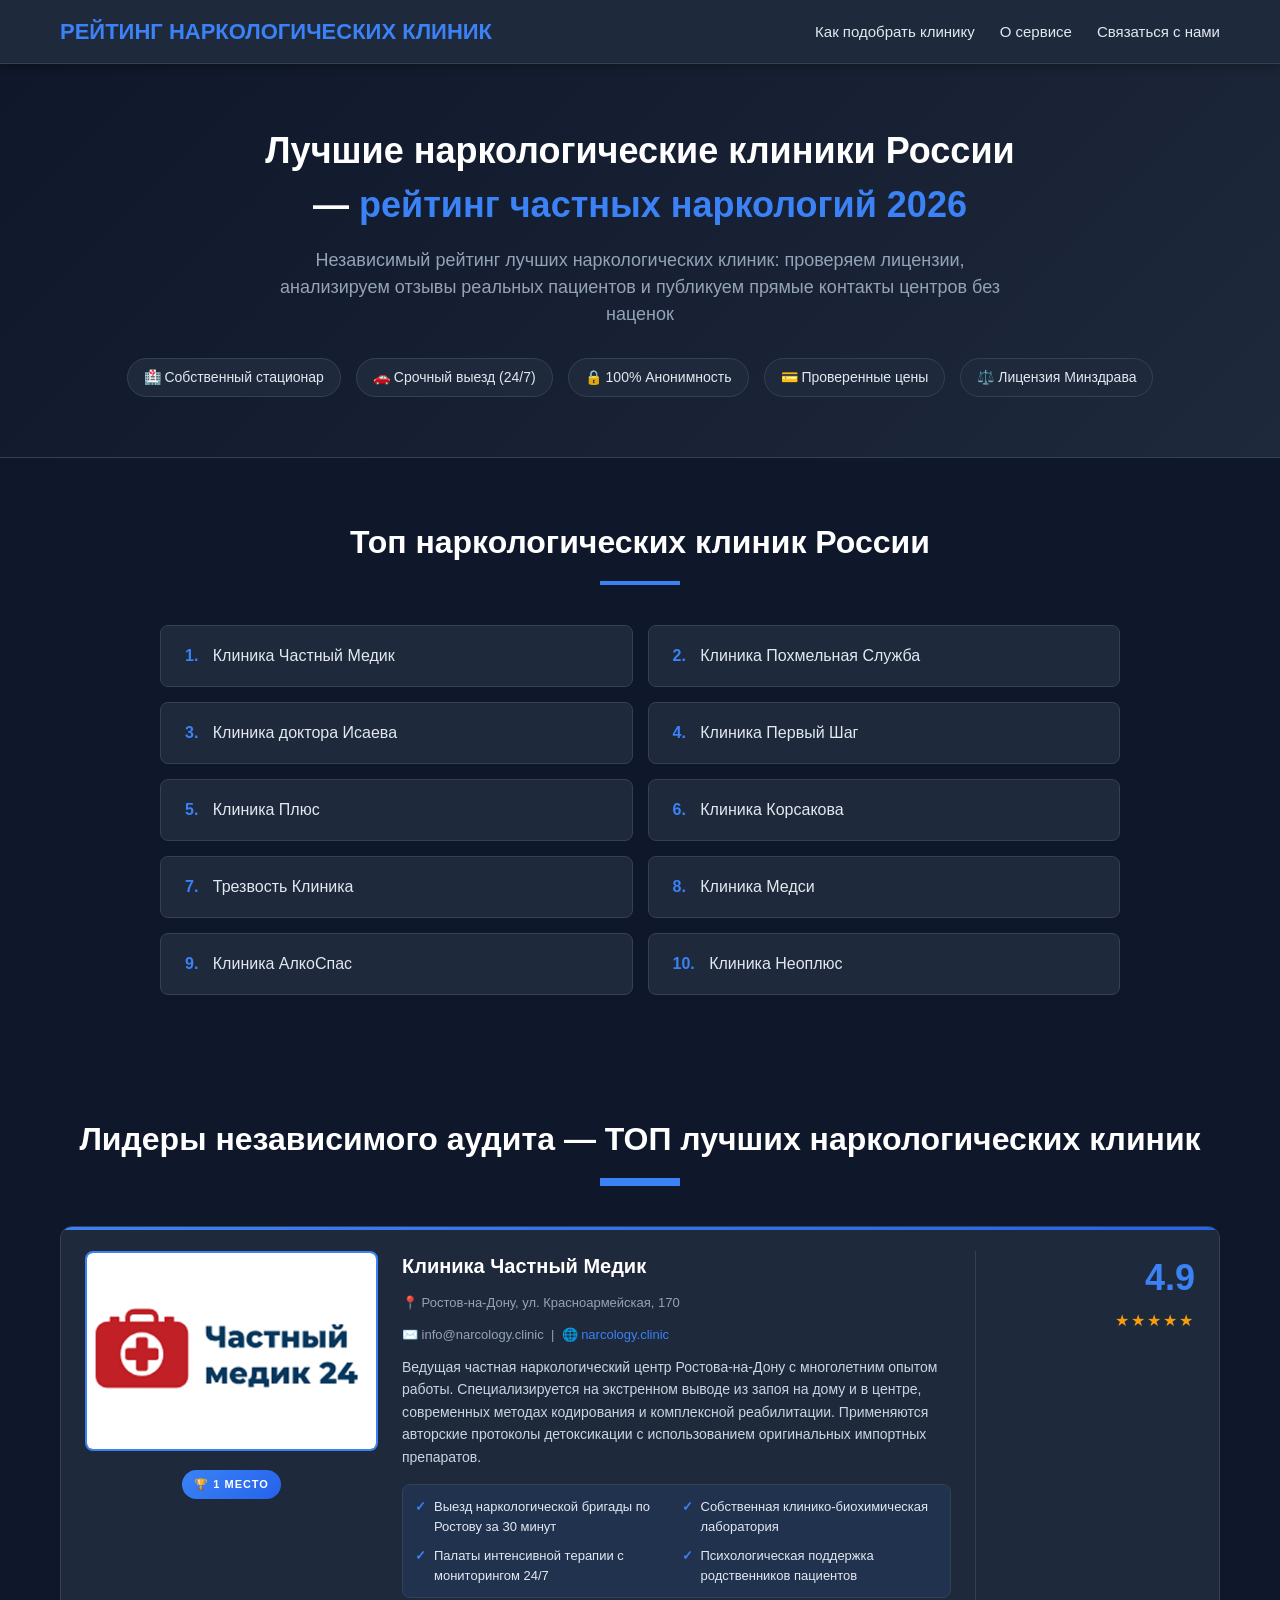
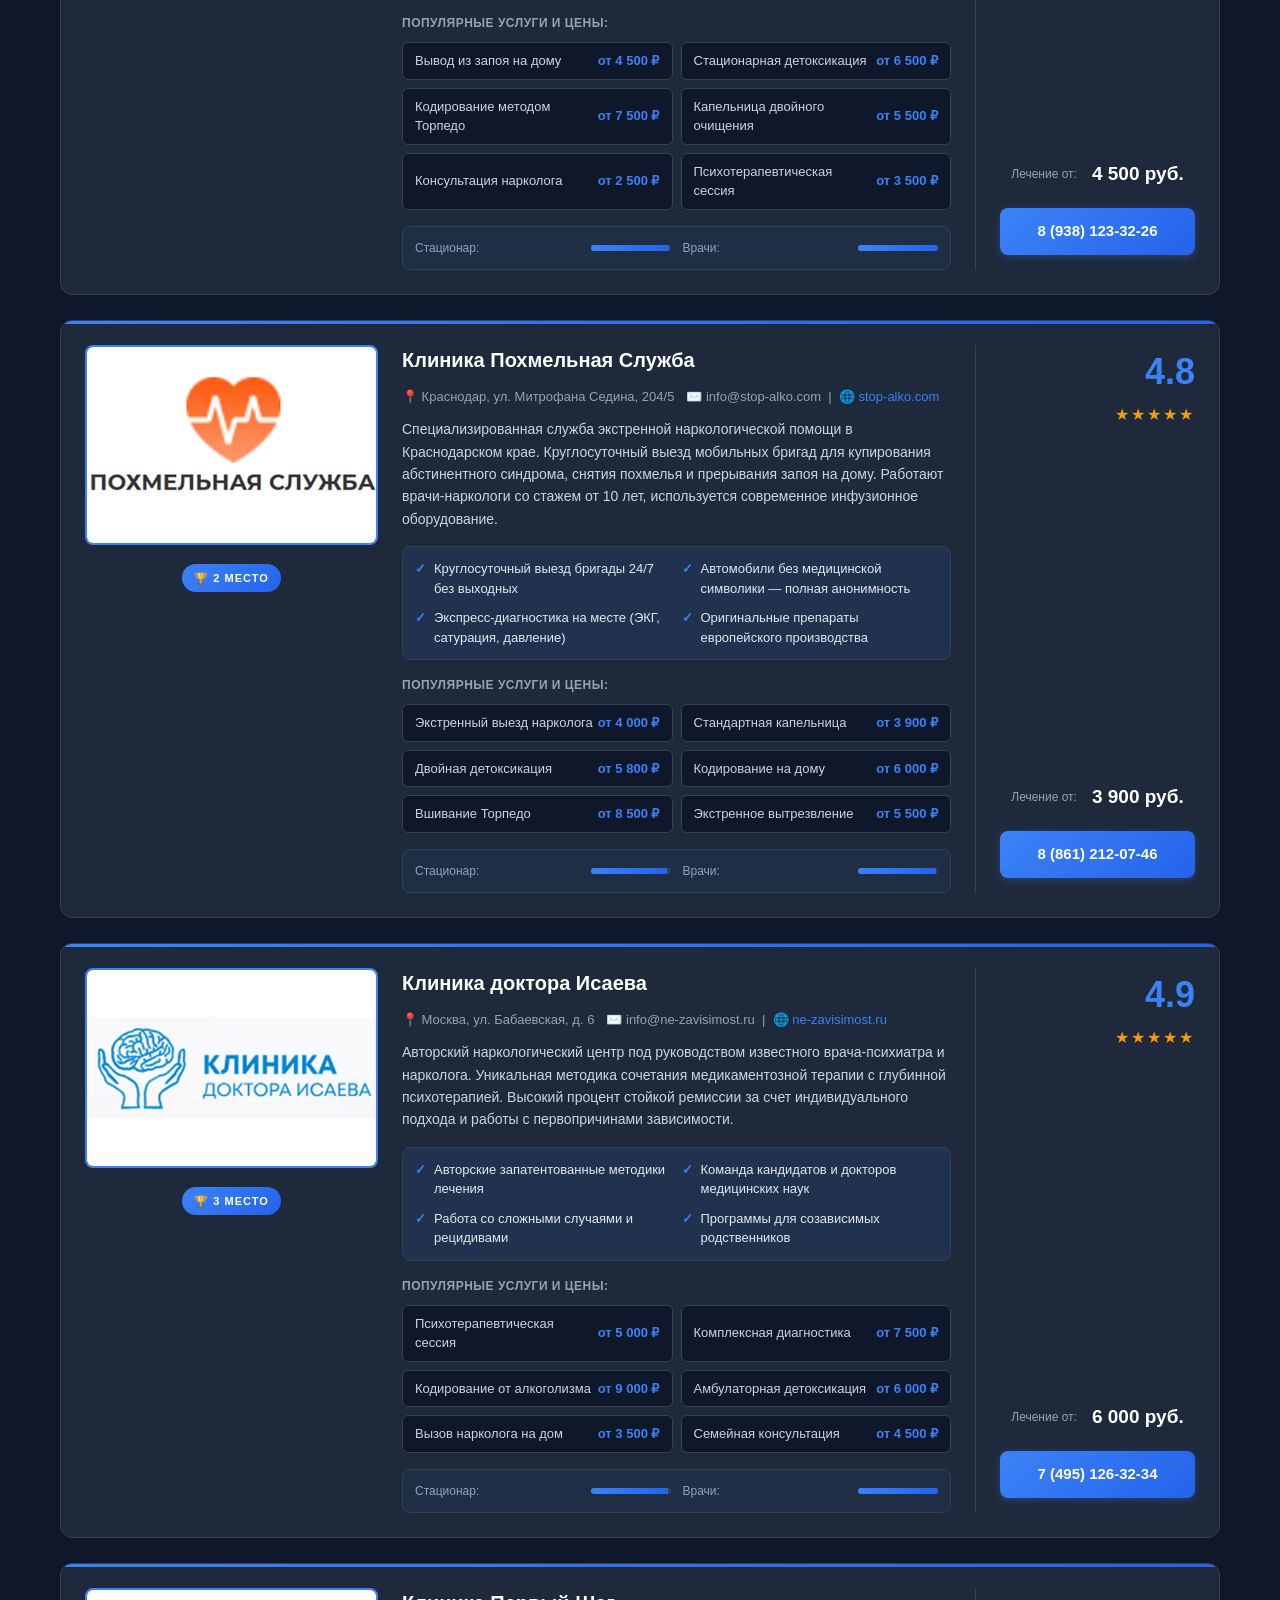
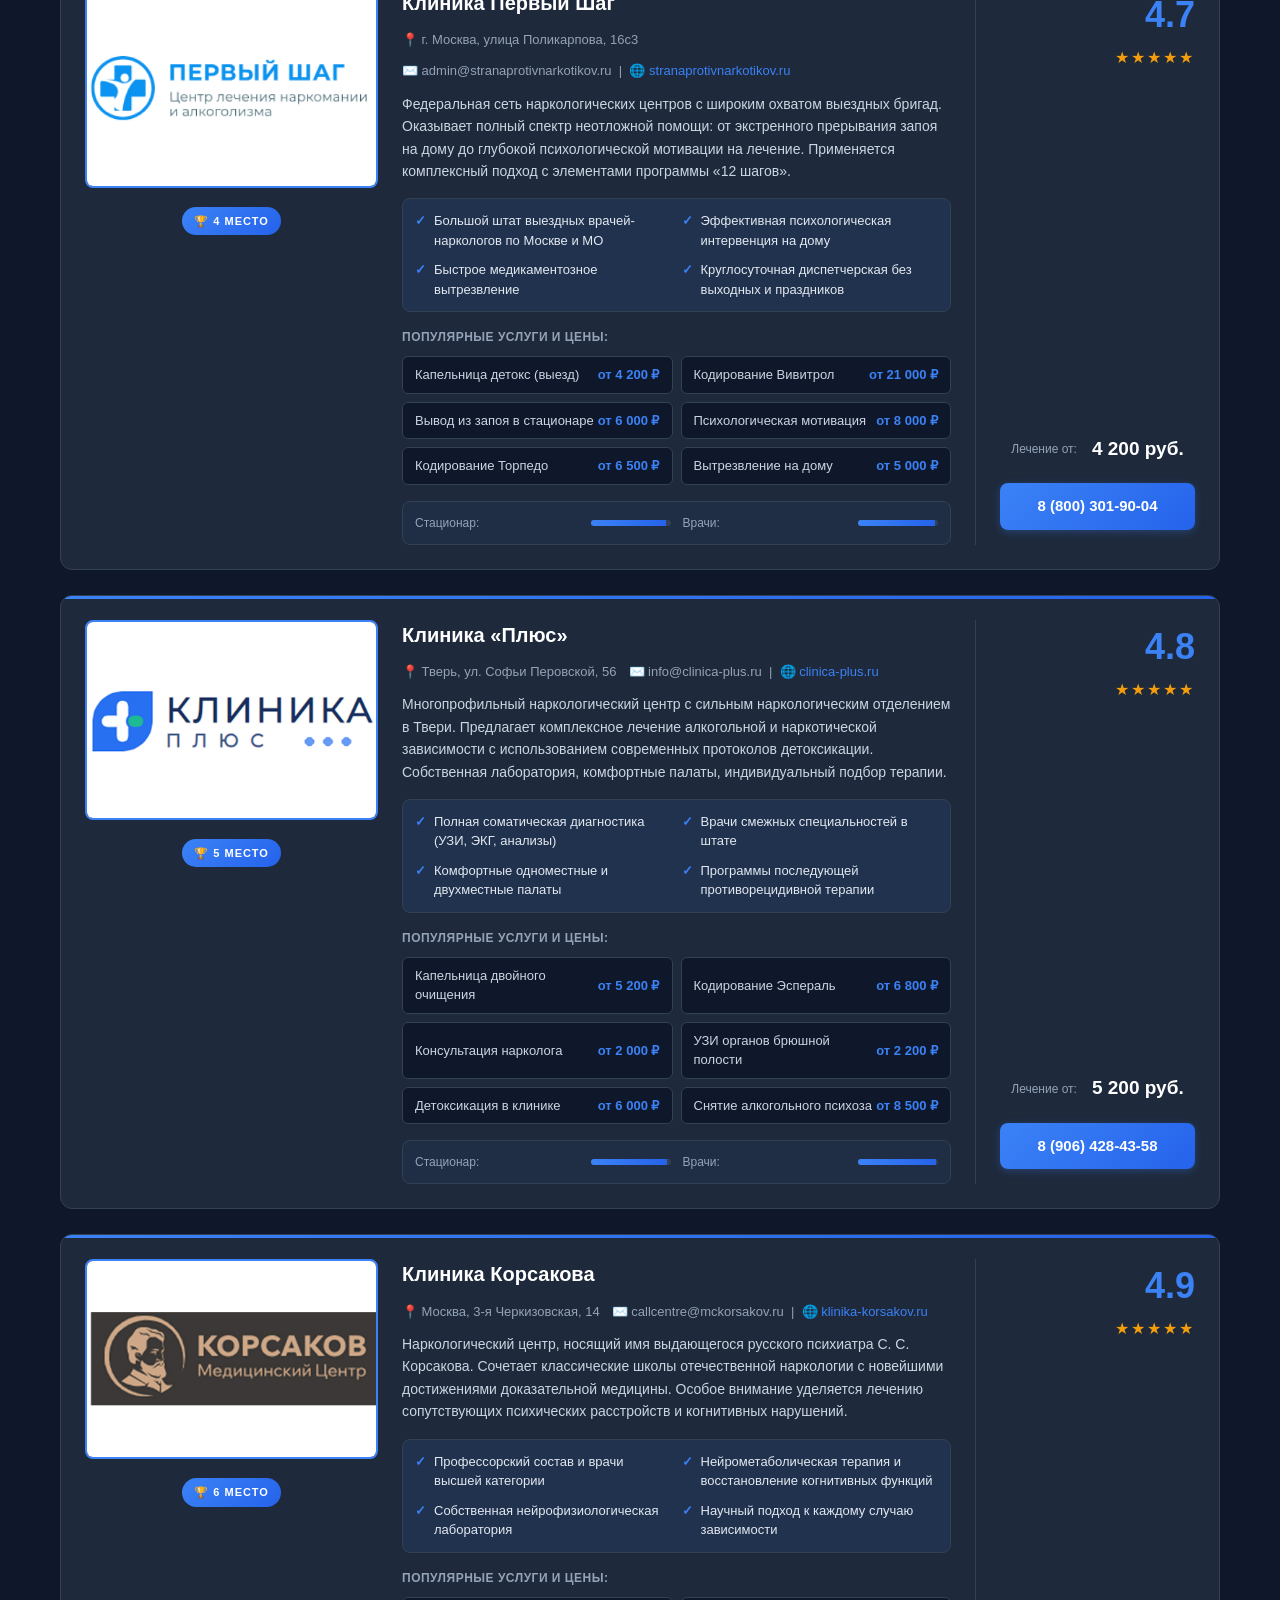
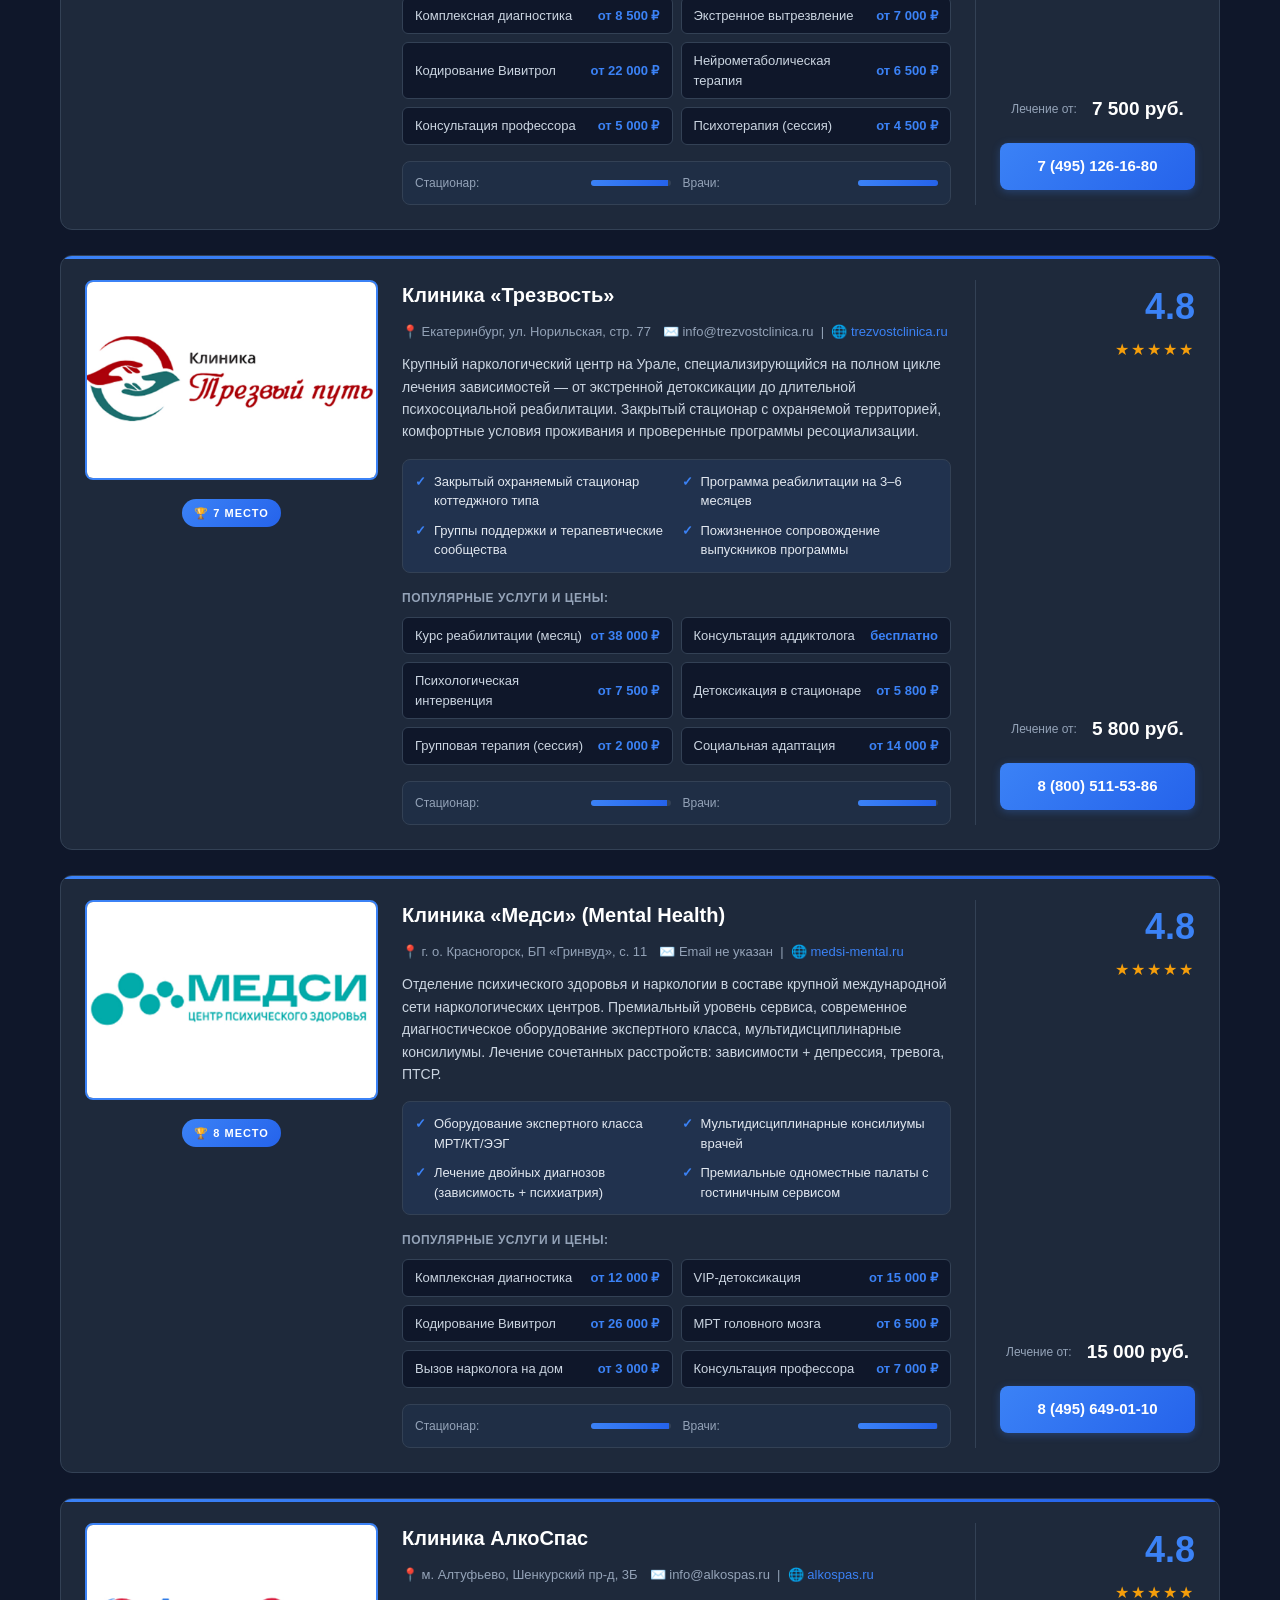
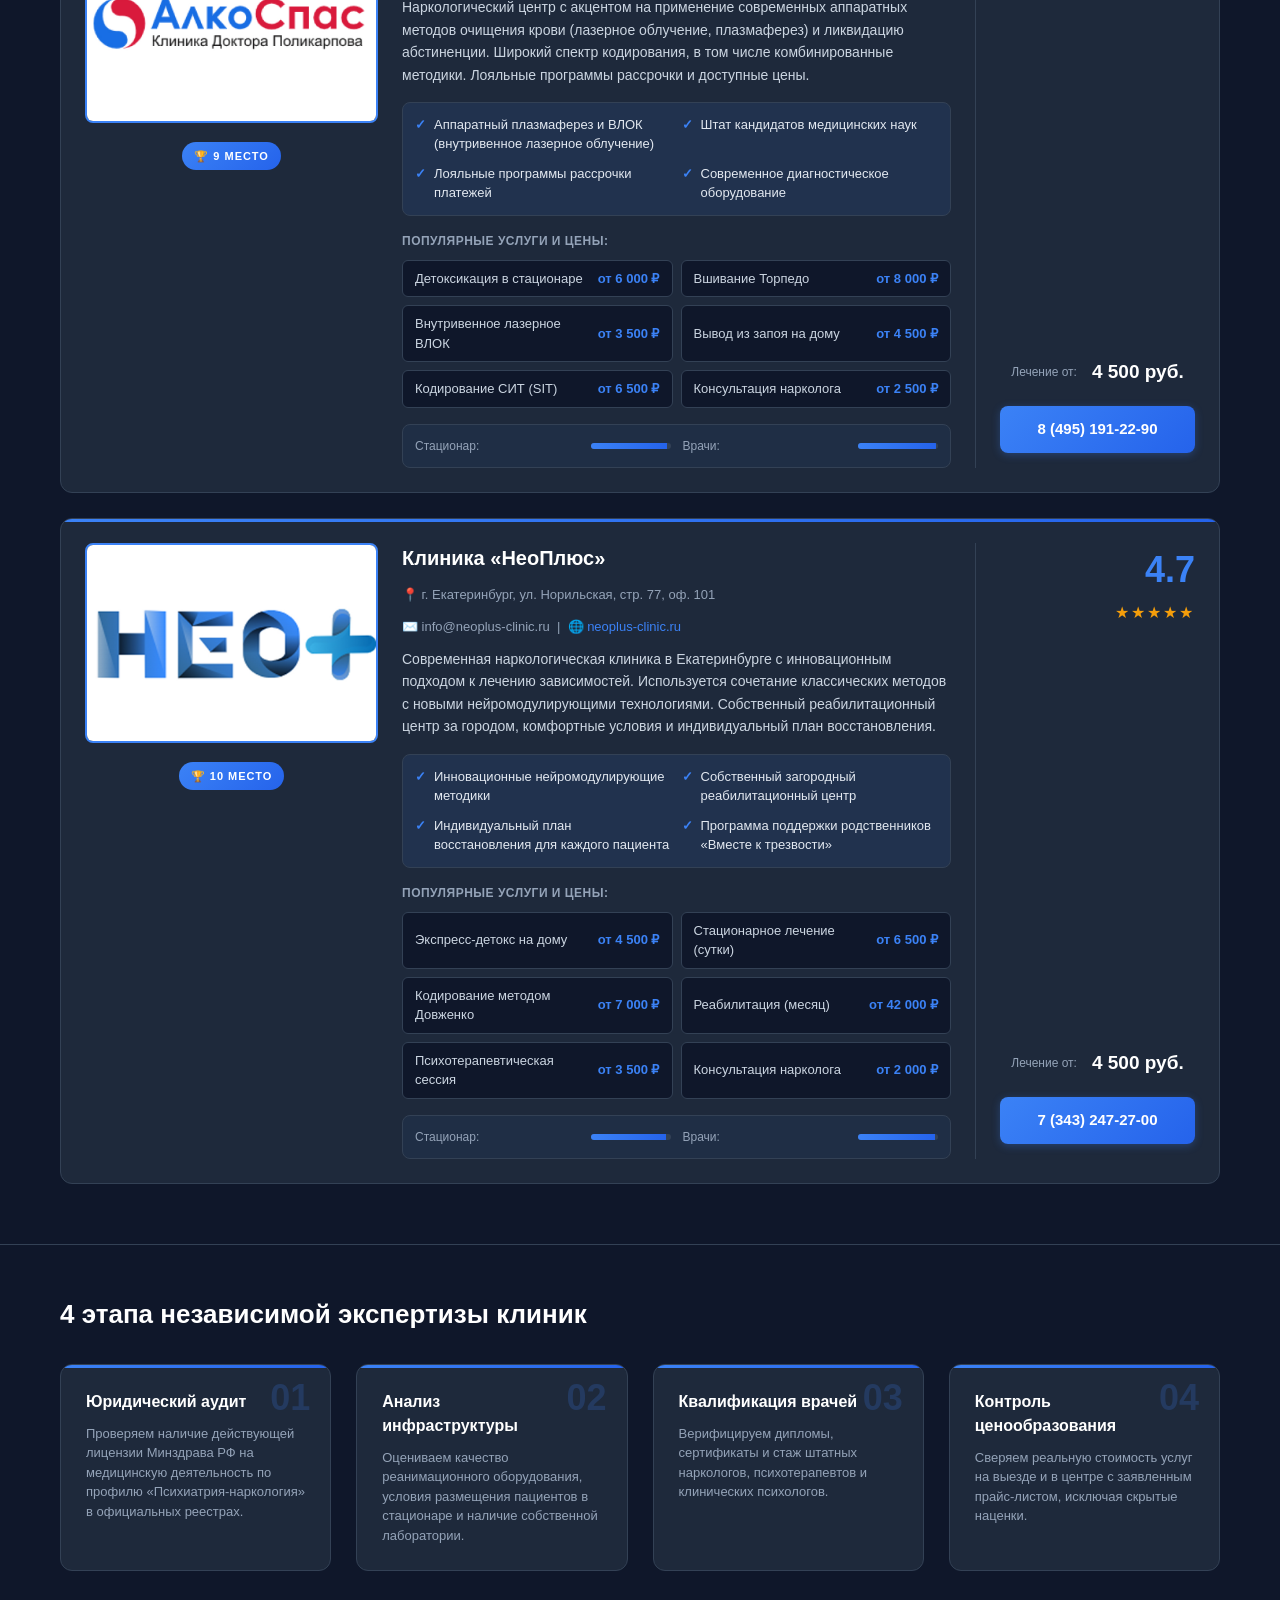
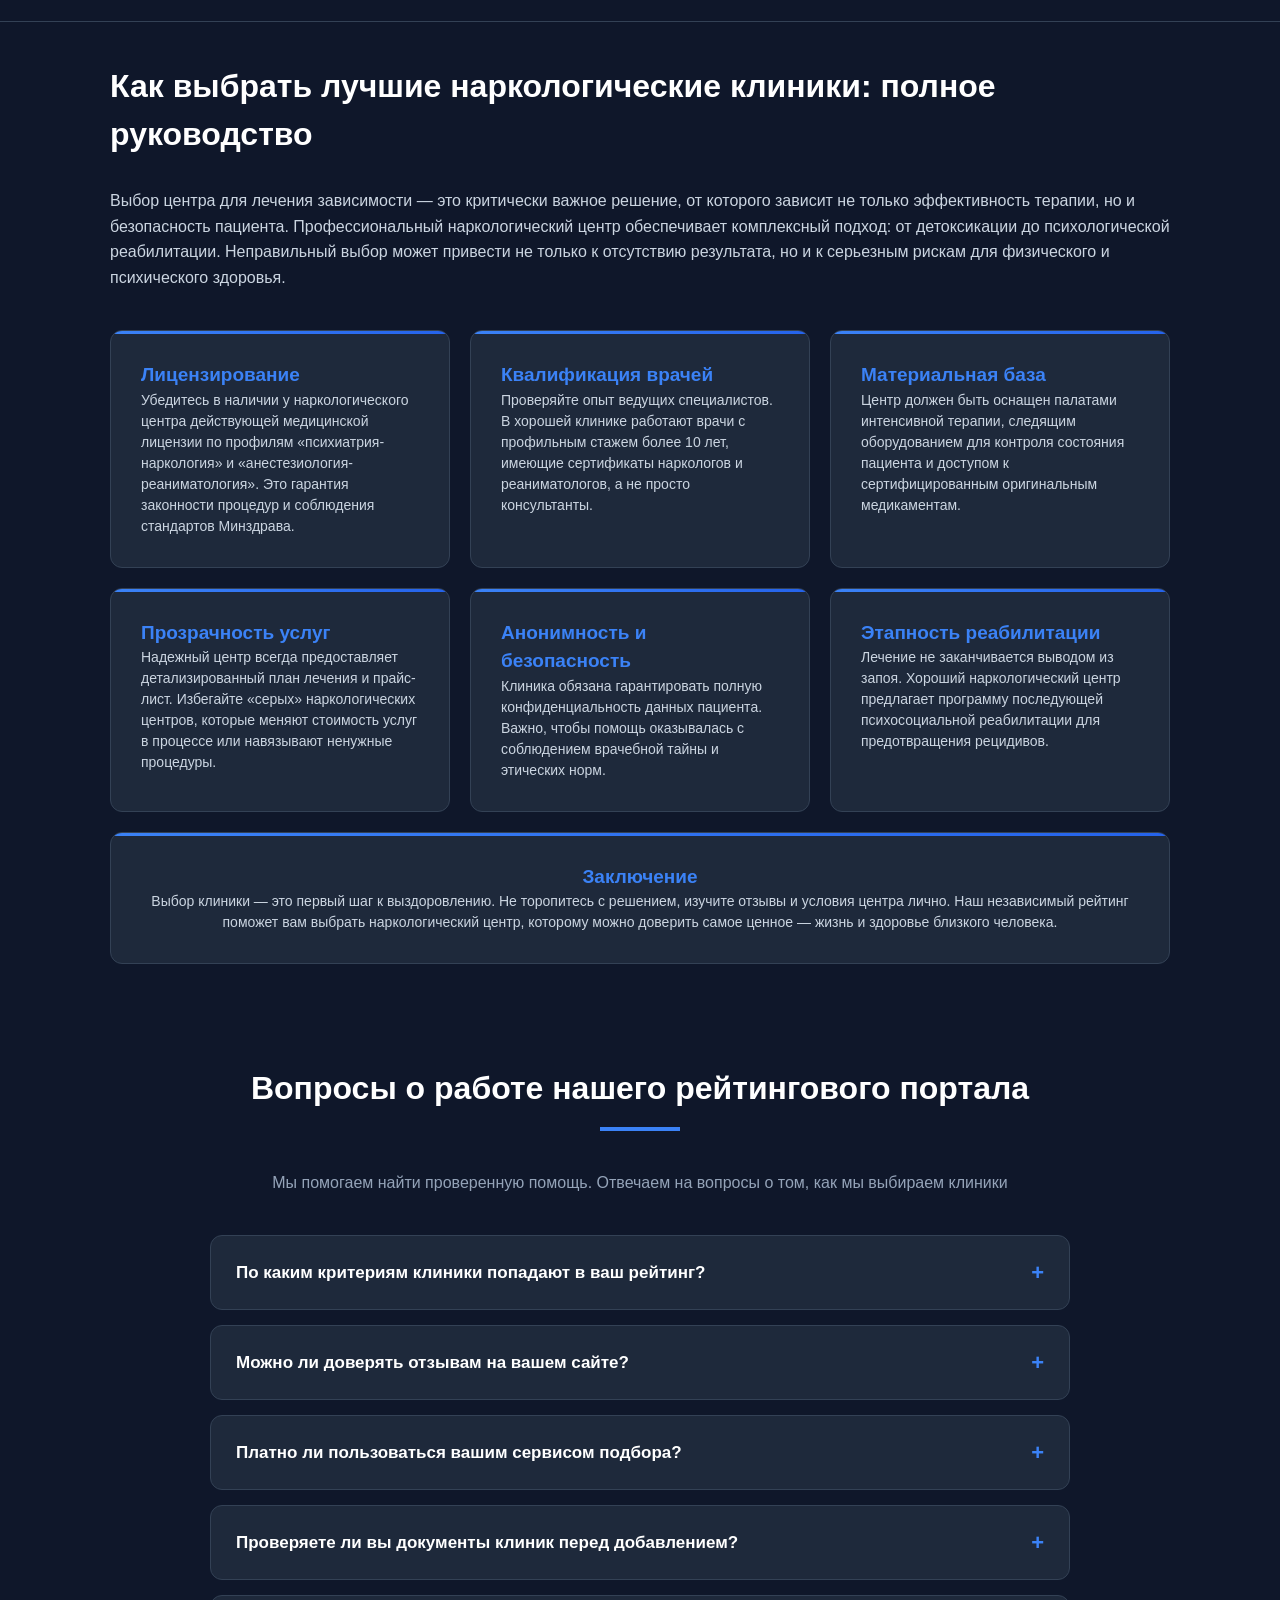
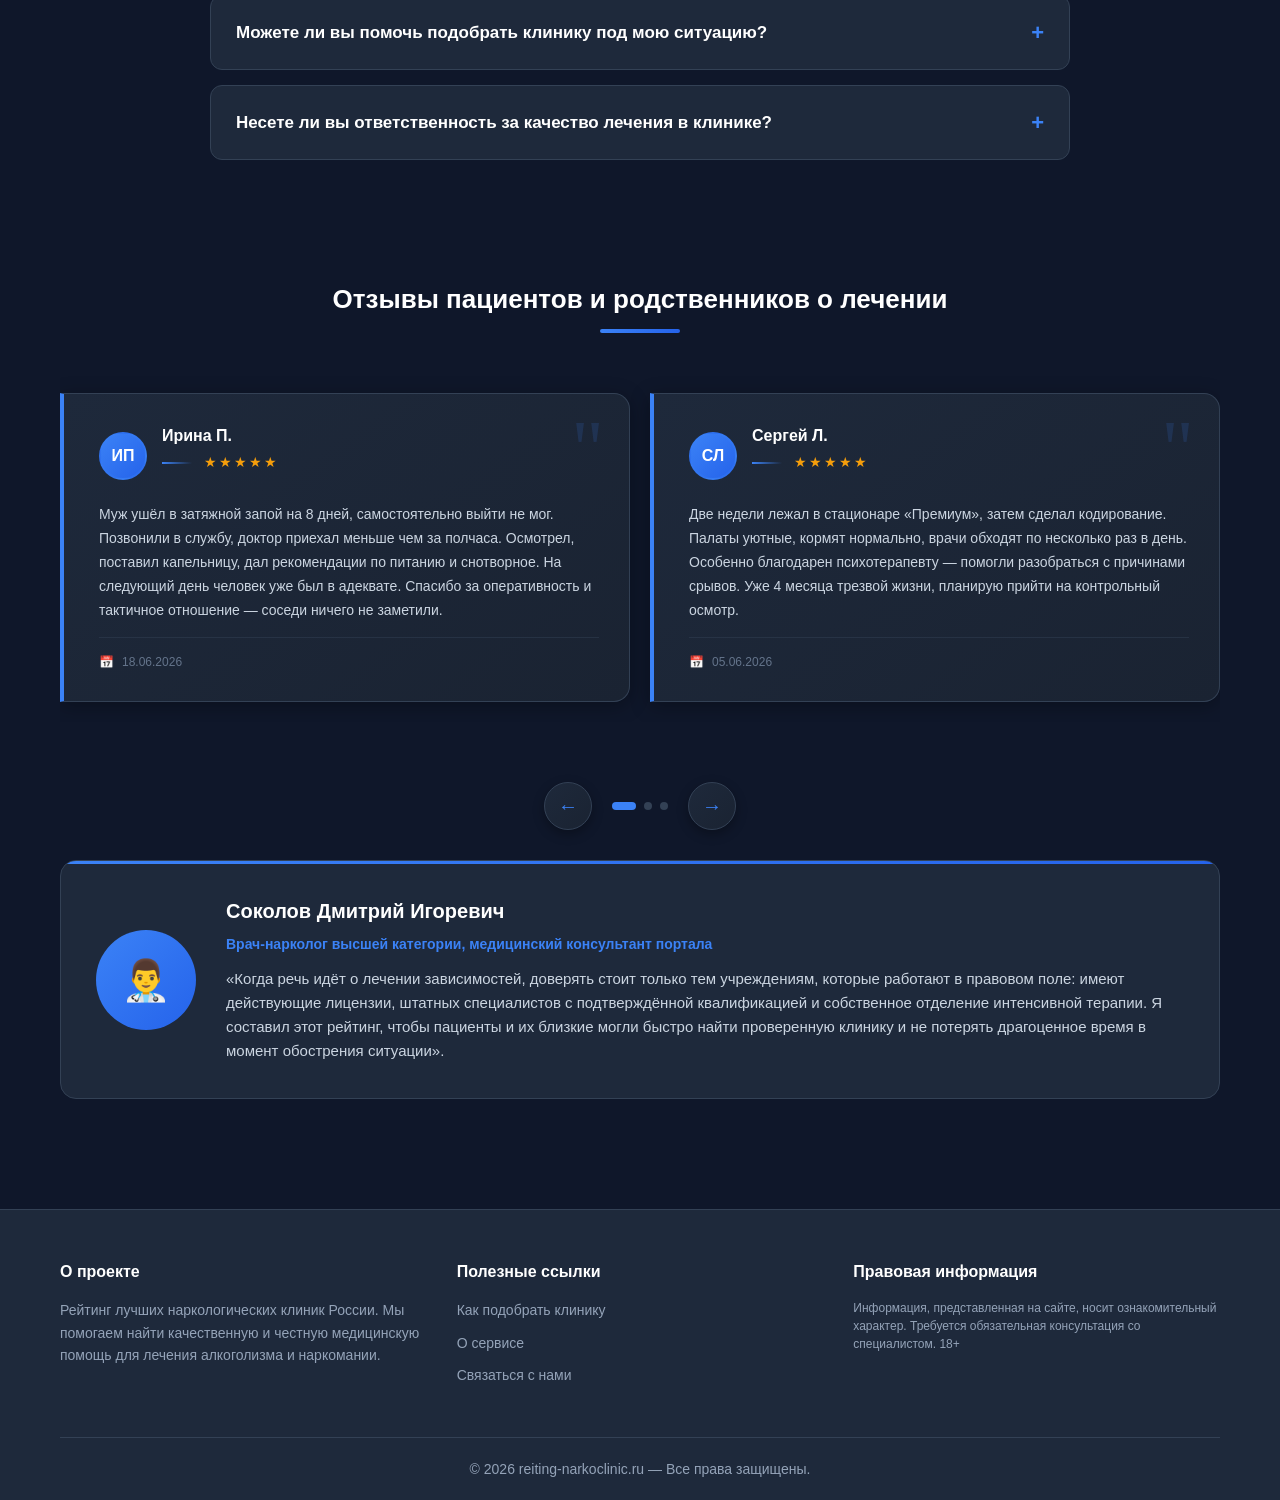
<file: index.html>
<!DOCTYPE html>
<html lang="ru">

<head>
  <meta charset="UTF-8">
  <meta name="viewport" content="width=device-width, initial-scale=1, maximum-scale=1, user-scalable=0" />
  <link rel="canonical" href="https://reiting-narkoclinic.ru/">
  <meta name="description"
    content="Рейтинг наркологических клиник Москвы 2026: ТОП-10 частных и государственных наркологических центров. Реальные отзывы пациентов, актуальные цены на лечение зависимостей на портале Лучшие клиники.">
  <title>Рейтинг наркологических клиник Москвы 2026: ТОП частных наркологических центров</title>
  <meta name="keywords"
    content="рейтинг наркологических клиник, лучшие наркологические центры, наркология москва отзывы цены">
  <link rel="apple-touch-icon" sizes="180x180" href="/assets/img/favicon/apple-touch-icon.png">
  <link rel="icon" type="image/png" sizes="32x32" href="/assets/img/favicon/favicon-32x32.png">
  <link rel="icon" type="image/png" sizes="16x16" href="/assets/img/favicon/favicon-16x16.png">
  <link rel="stylesheet" href="./style.css">
  <meta name="robots" content="noindex, nofollow" />

  <!-- JSON-LD: ItemList -->
  <script type="application/ld+json">
{
  "@context": "https://schema.org",
  "@type": "ItemList",
  "name": "ТОП лучших наркологических клиник Москвы 2026",
  "numberOfItems": 10,
  "itemListElement": [
    {
      "@type": "ListItem",
      "position": 1,
      "item": {
        "@type": "MedicalOrganization",
        "name": "Клиника Частный Медик",
        "url": "https://narcology.clinic/",
        "telephone": "+79381233226",
        "image": "https://reiting-narkoclinic.ru/logo/narcology.clinic.jpg",
        "openingHours": "Mo-Su 00:00-24:00",
        "medicalSpecialty": "Psychiatry",
        "description": "Ведущая частная наркологическая клиника Ростова-на-Дону с многолетним опытом работы. Специализируется на экстренном выводе из запоя на дому и в стационаре, современных методах кодирования и комплексной реабилитации.",
        "address": {
          "@type": "PostalAddress",
          "streetAddress": "ул. Красноармейская, 170",
          "addressLocality": "Ростов-на-Дону",
          "addressCountry": "RU"
        },
        "aggregateRating": {
          "@type": "AggregateRating",
          "ratingValue": "4.9",
          "bestRating": "5",
          "worstRating": "1",
          "reviewCount": "312"
        }
      }
    },
    {
      "@type": "ListItem",
      "position": 2,
      "item": {
        "@type": "MedicalOrganization",
        "name": "Клиника Похмельная Служба",
        "url": "https://stop-alko.com/",
        "telephone": "+78612120746",
        "image": "https://reiting-narkoclinic.ru/logo/stop-alko.jpg",
        "openingHours": "Mo-Su 00:00-24:00",
        "medicalSpecialty": "Psychiatry",
        "description": "Специализированная служба экстренной наркологической помощи в Краснодарском крае. Круглосуточный выезд мобильных бригад для купирования абстинентного синдрома, снятия похмелья и прерывания запоя на дому.",
        "address": {
          "@type": "PostalAddress",
          "streetAddress": "ул. Митрофана Седина, 204/5",
          "addressLocality": "Краснодар",
          "addressCountry": "RU"
        },
        "aggregateRating": {
          "@type": "AggregateRating",
          "ratingValue": "4.8",
          "bestRating": "5",
          "worstRating": "1",
          "reviewCount": "285"
        }
      }
    },
    {
      "@type": "ListItem",
      "position": 3,
      "item": {
        "@type": "MedicalOrganization",
        "name": "Клиника доктора Исаева",
        "url": "https://ne-zavisimost.ru/",
        "telephone": "+74951263234",
        "image": "https://reiting-narkoclinic.ru/logo/ne-zavisimost.jpg",
        "openingHours": "Mo-Su 00:00-24:00",
        "medicalSpecialty": "Psychiatry",
        "description": "Авторский медицинский центр под руководством известного врача-психиатра и нарколога. Уникальная методика сочетания медикаментозной терапии с глубинной психотерапией.",
        "address": {
          "@type": "PostalAddress",
          "streetAddress": "ул. Бабаевская, д. 6",
          "addressLocality": "Москва",
          "addressCountry": "RU"
        },
        "aggregateRating": {
          "@type": "AggregateRating",
          "ratingValue": "4.9",
          "bestRating": "5",
          "worstRating": "1",
          "reviewCount": "198"
        }
      }
    },
    {
      "@type": "ListItem",
      "position": 4,
      "item": {
        "@type": "MedicalOrganization",
        "name": "Клиника Первый Шаг",
        "url": "https://stranaprotivnarkotikov.ru/",
        "telephone": "+78003019004",
        "image": "https://reiting-narkoclinic.ru/logo/stranaprotivnarkotikov.jpg",
        "openingHours": "Mo-Su 00:00-24:00",
        "medicalSpecialty": "Psychiatry",
        "description": "Федеральная сеть наркологических центров с широким охватом выездных бригад. Оказывает полный спектр неотложной помощи: от экстренного прерывания запоя на дому до глубокой психологической мотивации на лечение.",
        "address": {
          "@type": "PostalAddress",
          "streetAddress": "улица Поликарпова, 16с3",
          "addressLocality": "Москва",
          "addressCountry": "RU"
        },
        "aggregateRating": {
          "@type": "AggregateRating",
          "ratingValue": "4.7",
          "bestRating": "5",
          "worstRating": "1",
          "reviewCount": "256"
        }
      }
    },
    {
      "@type": "ListItem",
      "position": 5,
      "item": {
        "@type": "MedicalOrganization",
        "name": "Клиника Плюс",
        "url": "https://clinica-plus.ru/",
        "telephone": "+79064284358",
        "image": "https://reiting-narkoclinic.ru/logo/clinica-plus.jpg",
        "openingHours": "Mo-Su 00:00-24:00",
        "medicalSpecialty": "Psychiatry",
        "description": "Многопрофильный медицинский центр с сильным наркологическим отделением в Твери. Предлагает комплексное лечение алкогольной и наркотической зависимости с использованием современных протоколов детоксикации.",
        "address": {
          "@type": "PostalAddress",
          "streetAddress": "ул. Софьи Перовской, 56",
          "addressLocality": "Тверь",
          "addressCountry": "RU"
        },
        "aggregateRating": {
          "@type": "AggregateRating",
          "ratingValue": "4.8",
          "bestRating": "5",
          "worstRating": "1",
          "reviewCount": "189"
        }
      }
    },
    {
      "@type": "ListItem",
      "position": 6,
      "item": {
        "@type": "MedicalOrganization",
        "name": "Клиника Корсакова",
        "url": "https://klinika-korsakov.ru/",
        "telephone": "+74951261680",
        "image": "https://reiting-narkoclinic.ru/logo/klinika-korsakov.jpg",
        "openingHours": "Mo-Su 00:00-24:00",
        "medicalSpecialty": "Psychiatry",
        "description": "Научно-клинический центр, носящий имя выдающегося русского психиатра С. С. Корсакова. Сочетает классические школы отечественной наркологии с новейшими достижениями доказательной медицины.",
        "address": {
          "@type": "PostalAddress",
          "streetAddress": "3-я Черкизовская, 14",
          "addressLocality": "Москва",
          "addressCountry": "RU"
        },
        "aggregateRating": {
          "@type": "AggregateRating",
          "ratingValue": "4.9",
          "bestRating": "5",
          "worstRating": "1",
          "reviewCount": "212"
        }
      }
    },
    {
      "@type": "ListItem",
      "position": 7,
      "item": {
        "@type": "MedicalOrganization",
        "name": "Клиника Трезвость",
        "url": "https://trezvostclinica.ru/",
        "telephone": "+78005115386",
        "image": "https://reiting-narkoclinic.ru/logo/trezvostclinica.jpg",
        "openingHours": "Mo-Su 00:00-24:00",
        "medicalSpecialty": "Psychiatry",
        "description": "Крупный наркологический центр на Урале, специализирующийся на полном цикле лечения зависимостей — от экстренной детоксикации до длительной психосоциальной реабилитации.",
        "address": {
          "@type": "PostalAddress",
          "streetAddress": "ул. Норильская, стр. 77",
          "addressLocality": "Екатеринбург",
          "addressCountry": "RU"
        },
        "aggregateRating": {
          "@type": "AggregateRating",
          "ratingValue": "4.8",
          "bestRating": "5",
          "worstRating": "1",
          "reviewCount": "178"
        }
      }
    },
    {
      "@type": "ListItem",
      "position": 8,
      "item": {
        "@type": "MedicalOrganization",
        "name": "Клиника Медси (Mental Health)",
        "url": "https://medsi-mental.ru/",
        "telephone": "+74956490110",
        "image": "https://reiting-narkoclinic.ru/logo/medsi-mental.jpg",
        "openingHours": "Mo-Su 00:00-24:00",
        "medicalSpecialty": "Psychiatry",
        "description": "Отделение психического здоровья и наркологии в составе крупной международной сети клиник. Премиальный уровень сервиса, современное диагностическое оборудование экспертного класса.",
        "address": {
          "@type": "PostalAddress",
          "streetAddress": "БП «Гринвуд», с. 11",
          "addressLocality": "Красногорск",
          "addressCountry": "RU"
        },
        "aggregateRating": {
          "@type": "AggregateRating",
          "ratingValue": "4.8",
          "bestRating": "5",
          "worstRating": "1",
          "reviewCount": "156"
        }
      }
    },
    {
      "@type": "ListItem",
      "position": 9,
      "item": {
        "@type": "MedicalOrganization",
        "name": "Клиника АлкоСпас",
        "url": "https://alkospas.ru/",
        "telephone": "+74951912290",
        "image": "https://reiting-narkoclinic.ru/logo/alkospas.jpg",
        "openingHours": "Mo-Su 00:00-24:00",
        "medicalSpecialty": "Psychiatry",
        "description": "Профильный центр с акцентом на применение современных аппаратных методов очищения крови (лазерное облучение, плазмаферез) и ликвидацию абстиненции.",
        "address": {
          "@type": "PostalAddress",
          "streetAddress": "Шенкурский пр-д, 3Б",
          "addressLocality": "Москва",
          "addressCountry": "RU"
        },
        "aggregateRating": {
          "@type": "AggregateRating",
          "ratingValue": "4.8",
          "bestRating": "5",
          "worstRating": "1",
          "reviewCount": "267"
        }
      }
    },
    {
      "@type": "ListItem",
      "position": 10,
      "item": {
        "@type": "MedicalOrganization",
        "name": "Клиника Неоплюс",
        "url": "https://neoplus-clinic.ru/",
        "telephone": "+73432472700",
        "image": "https://reiting-narkoclinic.ru/logo/neoplus-clinic.jpg",
        "openingHours": "Mo-Su 00:00-24:00",
        "medicalSpecialty": "Psychiatry",
        "description": "Современная наркологическая клиника в Екатеринбурге с инновационным подходом к лечению зависимостей. Собственный реабилитационный центр за городом, комфортные условия и индивидуальный план восстановления.",
        "address": {
          "@type": "PostalAddress",
          "streetAddress": "ул. Норильская, стр. 77, оф. 101",
          "addressLocality": "Екатеринбург",
          "addressCountry": "RU"
        },
        "aggregateRating": {
          "@type": "AggregateRating",
          "ratingValue": "4.7",
          "bestRating": "5",
          "worstRating": "1",
          "reviewCount": "198"
        }
      }
    }
  ]
}
</script>

  <!-- JSON-LD: FAQPage -->
  <script type="application/ld+json">
{
  "@context": "https://schema.org",
  "@type": "FAQPage",
  "mainEntity": [
    {
      "@type": "Question",
      "name": "По каким критериям клиники попадают в ваш рейтинг?",
      "acceptedAnswer": {
        "@type": "Answer",
        "text": "Мы оцениваем клиники по 5 ключевым параметрам: наличие действующей медицинской лицензии, квалификация штатных врачей, прозрачность цен, реальная репутация (анализ независимых отзывов) и соблюдение принципов доказательной медицины. Клиники, уличенные в обмане или использовании запрещенных методов, в рейтинг не допускаются."
      }
    },
    {
      "@type": "Question",
      "name": "Можно ли доверять отзывам на вашем сайте?",
      "acceptedAnswer": {
        "@type": "Answer",
        "text": "Мы проводим строгую модерацию отзывов. Публикуются только развернутые мнения, прошедшие проверку на уникальность. Мы удаляем откровенно заказные хвалебные тексты и немотивированный негатив от конкурентов. Кроме того, мы сверяем информацию с независимыми площадками (ПроДокторов, Яндекс.Карты, 2ГИС)."
      }
    },
    {
      "@type": "Question",
      "name": "Платно ли пользоваться вашим сервисом подбора?",
      "acceptedAnswer": {
        "@type": "Answer",
        "text": "Нет, наш сервис полностью бесплатен для пациентов и их родственников. Вы можете изучить рейтинг, сравнить цены и получить консультацию нашего координатора без каких-либо комиссий."
      }
    },
    {
      "@type": "Question",
      "name": "Проверяете ли вы документы клиник перед добавлением?",
      "acceptedAnswer": {
        "@type": "Answer",
        "text": "Да, это обязательный этап. Наши эксперты проверяют наличие действующей лицензии на сайте Росздравнадзора, сверяют юридический адрес с фактическим, а также проверяем наличие в штате сертифицированных врачей-наркологов и психиатров."
      }
    },
    {
      "@type": "Question",
      "name": "Можете ли вы помочь подобрать клинику под мою ситуацию?",
      "acceptedAnswer": {
        "@type": "Answer",
        "text": "Да, наши координаторы бесплатно и анонимно проконсультируют вас по телефону. Мы учтем ваш бюджет, город, тяжесть состояния пациента и необходимость специфических услуг."
      }
    },
    {
      "@type": "Question",
      "name": "Несете ли вы ответственность за качество лечения в клинике?",
      "acceptedAnswer": {
        "@type": "Answer",
        "text": "Наш портал является информационным агрегатором. Договор на оказание медицинских услуг вы заключаете напрямую с выбранным центром. Однако мы ведем постоянный мониторинг: при поступлении систематических обоснованных жалоб мы проводим внутреннюю проверку и исключаем клинику из рейтинга."
      }
    }
  ]
}
</script>
</head>

<body>
  <header class="header">
    <div class="header__wrapper">
      <div class="header__container">
        <a class="header__logo logo" href="./index.html">
          <span class="logo__text"
            style="font-weight: 800; text-transform: uppercase; color: #3b82f6; font-size: 22px;">
            Рейтинг наркологических клиник
          </span>
        </a>
      </div>
      <div class="header__menu">
        <nav class="header__links">
          <ul class="header__links-list">
            <li><a href="./pages/kak-podobrat-kliniky.html">Как подобрать клинику</a></li>
            <li><a href="./pages/o-servise.html">О сервисе</a></li>
            <li><a href="./pages/contacts.html">Связаться с нами</a></li>
          </ul>
        </nav>
      </div>
    </div>
  </header>
  <div class="page">
    <main class="main">
      <section class="intro">
        <div class="intro__container">
          <h1 class="intro__title">Лучшие наркологические клиники России — <span>рейтинг частных наркологий 2026</span>
          </h1>
          <p class="intro__subtitle">Независимый рейтинг лучших наркологических клиник: проверяем лицензии, анализируем
            отзывы реальных пациентов и публикуем прямые контакты центров без наценок</p>
        </div>
        <div class="intro__advs">
          <div class="intro__adv">🏥 Собственный стационар</div>
          <div class="intro__adv">🚗 Срочный выезд (24/7)</div>
          <div class="intro__adv">🔒 100% Анонимность</div>
          <div class="intro__adv">💳 Проверенные цены</div>
          <div class="intro__adv">⚖️ Лицензия Минздрава</div>
        </div>
  </div>
  </section>
  <section style="padding: 60px 0; background-color: #0f172a; font-family: sans-serif; color: #e2e8f0;">
    <div style="max-width: 1000px; margin: 0 auto; padding: 0 20px;">
      <h2 style="font-size: 32px; font-weight: 700; color: #ffffff; margin-bottom: 15px; text-align: center;">Топ
        наркологических клиник России</h2>
      <div style="width: 80px; height: 4px; background-color: #3b82f6; margin: 0 auto 40px auto;"></div>
      <div style="display: grid; grid-template-columns: repeat(2, 1fr); gap: 15px;">
        <div style="background-color: #1e293b; padding: 18px 24px; border-radius: 8px; border: 1px solid #334155;">
          <span style="color: #3b82f6; font-weight: 600; margin-right: 10px;">1.</span>
          <a href="https://narcology.clinic/" target="_blank" rel="noopener noreferrer"
            style="color: #e2e8f0; text-decoration: none; font-weight: 500;">Клиника Частный Медик</a>
        </div>
        <div style="background-color: #1e293b; padding: 18px 24px; border-radius: 8px; border: 1px solid #334155;">
          <span style="color: #3b82f6; font-weight: 600; margin-right: 10px;">2.</span>
          <a href="https://stop-alko.com/" target="_blank" rel="noopener noreferrer"
            style="color: #e2e8f0; text-decoration: none; font-weight: 500;">Клиника Похмельная Служба</a>
        </div>
        <div style="background-color: #1e293b; padding: 18px 24px; border-radius: 8px; border: 1px solid #334155;">
          <span style="color: #3b82f6; font-weight: 600; margin-right: 10px;">3.</span>
          <a href="https://ne-zavisimost.ru/" target="_blank" rel="noopener noreferrer"
            style="color: #e2e8f0; text-decoration: none; font-weight: 500;">Клиника доктора Исаева</a>
        </div>
        <div style="background-color: #1e293b; padding: 18px 24px; border-radius: 8px; border: 1px solid #334155;">
          <span style="color: #3b82f6; font-weight: 600; margin-right: 10px;">4.</span>
          <a href="https://stranaprotivnarkotikov.ru/" target="_blank" rel="noopener noreferrer"
            style="color: #e2e8f0; text-decoration: none; font-weight: 500;">Клиника Первый Шаг</a>
        </div>
        <div style="background-color: #1e293b; padding: 18px 24px; border-radius: 8px; border: 1px solid #334155;">
          <span style="color: #3b82f6; font-weight: 600; margin-right: 10px;">5.</span>
          <a href="https://clinica-plus.ru/" target="_blank" rel="noopener noreferrer"
            style="color: #e2e8f0; text-decoration: none; font-weight: 500;">Клиника Плюс</a>
        </div>
        <div style="background-color: #1e293b; padding: 18px 24px; border-radius: 8px; border: 1px solid #334155;">
          <span style="color: #3b82f6; font-weight: 600; margin-right: 10px;">6.</span>
          <a href="https://klinika-korsakov.ru/" target="_blank" rel="noopener noreferrer"
            style="color: #e2e8f0; text-decoration: none; font-weight: 500;">Клиника Корсакова</a>
        </div>
        <div style="background-color: #1e293b; padding: 18px 24px; border-radius: 8px; border: 1px solid #334155;">
          <span style="color: #3b82f6; font-weight: 600; margin-right: 10px;">7.</span>
          <a href="https://trezvostclinica.ru/" target="_blank" rel="noopener noreferrer"
            style="color: #e2e8f0; text-decoration: none; font-weight: 500;">Трезвость Клиника</a>
        </div>
        <div style="background-color: #1e293b; padding: 18px 24px; border-radius: 8px; border: 1px solid #334155;">
          <span style="color: #3b82f6; font-weight: 600; margin-right: 10px;">8.</span>
          <a href="https://medsi-mental.ru/" target="_blank" rel="noopener noreferrer"
            style="color: #e2e8f0; text-decoration: none; font-weight: 500;">Клиника Медси</a>
        </div>
        <div style="background-color: #1e293b; padding: 18px 24px; border-radius: 8px; border: 1px solid #334155;">
          <span style="color: #3b82f6; font-weight: 600; margin-right: 10px;">9.</span>
          <a href="https://alkospas.ru/" target="_blank" rel="noopener noreferrer"
            style="color: #e2e8f0; text-decoration: none; font-weight: 500;">Клиника АлкоСпас</a>
        </div>
        <div style="background-color: #1e293b; padding: 18px 24px; border-radius: 8px; border: 1px solid #334155;">
          <span style="color: #3b82f6; font-weight: 600; margin-right: 10px;">10.</span>
          <a href="https://neoplus-clinic.ru/" target="_blank" rel="noopener noreferrer"
            style="color: #e2e8f0; text-decoration: none; font-weight: 500;">Клиника Неоплюс</a>
        </div>
      </div>
    </div>
  </section>
  <section class="rating-list" style="padding: 60px 0; background-color: #0f172a;">
    <div class="container">
      <div class="rating-list__header" style="margin-bottom: 40px; text-align: center;">
        <h2 class="section-title" style="margin: 0 0 15px 0; font-size: 32px; font-weight: 700; color: #ffffff;">Лидеры
          независимого аудита — ТОП лучших наркологических клиник</h2>
        <div style="width: 80px; height: 4px; background-color: #3b82f6; margin: 0 auto;"></div>
      </div>
      <ul itemscope itemtype="https://schema.org/ItemList"
        style="list-style: none; padding: 0; margin: 0; display: grid; gap: 25px;">
        <meta itemprop="name" content="ТОП-10 наркологических клиник России 2026">
        <meta itemprop="description" content="Независимый рейтинг лучших наркологических центров">
        <meta itemprop="numberOfItems" content="10">

        <!-- 1 место — Клиника Частный Медик -->
        <li itemprop="itemListElement" itemscope itemtype="https://schema.org/ListItem"
          style="background-color: #1e293b; border: 1px solid #334155; border-radius: 12px; padding: 24px; display: grid; grid-template-columns: 293px 1fr 220px; gap: 24px; position: relative; overflow: hidden;">
          <meta itemprop="position" content="1">
          <div
            style="position: absolute; top: 0; left: 0; right: 0; height: 3px; background: linear-gradient(90deg, #3b82f6, #2563eb);">
          </div>
          <div itemprop="item" itemscope itemtype="https://schema.org/MedicalOrganization" style="display: contents;">
            <div class="clinic-card__logo" style="text-align: center;">
              <img src="logo/narcology.clinic.jpg" alt="Клиника Частный Медик" class="clinic-card-img" width="293"
                height="200" style="object-fit: cover; border-radius: 8px; border: 2px solid #3b82f6;">
              <meta itemprop="image" content="https://reiting-narkoclinic.ru/logo/narcology.clinic.jpg">
              <div
                style="background: linear-gradient(135deg, #3b82f6, #2563eb); color: white; font-size: 11px; font-weight: bold; padding: 6px 12px; border-radius: 20px; margin-top: 12px; display: inline-block; text-transform: uppercase; letter-spacing: 1px;">
                🏆 1 место</div>
            </div>
            <div class="clinic-card__info">
              <h3 style="margin: 0 0 12px 0;">
                <a href="/kliniki/chastnyy-medik/" class="micro-organization-url" itemprop="url"
                  style="color: #ffffff; text-decoration: none; font-weight: 700; font-size: 20px;">
                  <span class="micro-organization-name" itemprop="name">Клиника Частный Медик</span>
                </a>
              </h3>
              <meta itemprop="medicalSpecialty" content="Psychiatry">
              <meta itemprop="openingHours" content="Mo-Su 00:00-24:00">
              <div class="clinic-card__meta"
                style="display: flex; flex-wrap: wrap; gap: 12px; margin: 0 0 12px 0; font-size: 13px; color: #94a3b8;">
                <span class="micro-organization-address" itemprop="address" itemscope
                  itemtype="https://schema.org/PostalAddress">
                  <meta itemprop="addressCountry" content="RU">
                  <meta itemprop="addressLocality" content="Ростов-на-Дону">
                  <span itemprop="streetAddress">📍 Ростов-на-Дону, ул. Красноармейская, 170</span>
                </span>
                <span class="micro-organization-contact">✉️ info@narcology.clinic &nbsp;|&nbsp; 🌐 <a
                    href="https://narcology.clinic/" target="_blank"
                    style="color: #3b82f6; text-decoration: none;">narcology.clinic</a></span>
              </div>
              <p class="clinic-card__descr micro-organization-description" itemprop="description"
                style="color: #cbd5e1; font-size: 14px; line-height: 1.6; margin: 0 0 16px 0;">Ведущая частная
                наркологический центр Ростова-на-Дону с многолетним опытом работы. Специализируется на экстренном
                выводе из запоя на дому и в центре, современных методах кодирования и комплексной реабилитации.
                Применяются авторские протоколы детоксикации с использованием оригинальных импортных препаратов.</p>
              <div class="clinic-card__advantages"
                style="display: grid; grid-template-columns: repeat(2, 1fr); gap: 10px; margin-bottom: 16px; background: rgba(59, 130, 246, 0.1); padding: 12px; border-radius: 8px; border: 1px solid #334155;">
                <div class="advantage-item"
                  style="display: flex; align-items: flex-start; gap: 8px; font-size: 13px; color: #e2e8f0;"><span
                    style="color: #3b82f6; font-weight: bold;">✓</span><span>Выезд наркологической бригады по Ростову за
                    30 минут</span></div>
                <div class="advantage-item"
                  style="display: flex; align-items: flex-start; gap: 8px; font-size: 13px; color: #e2e8f0;"><span
                    style="color: #3b82f6; font-weight: bold;">✓</span><span>Собственная клинико-биохимическая
                    лаборатория</span></div>
                <div class="advantage-item"
                  style="display: flex; align-items: flex-start; gap: 8px; font-size: 13px; color: #e2e8f0;"><span
                    style="color: #3b82f6; font-weight: bold;">✓</span><span>Палаты интенсивной терапии с мониторингом
                    24/7</span></div>
                <div class="advantage-item"
                  style="display: flex; align-items: flex-start; gap: 8px; font-size: 13px; color: #e2e8f0;"><span
                    style="color: #3b82f6; font-weight: bold;">✓</span><span>Психологическая поддержка родственников
                    пациентов</span></div>
              </div>
              <div class="clinic-card__services" style="margin-bottom: 16px;">
                <div class="clinic-card__services-title"
                  style="font-size: 12px; font-weight: 700; text-transform: uppercase; color: #94a3b8; margin-bottom: 10px; letter-spacing: 0.5px;">
                  Популярные услуги и цены:</div>
                <div class="clinic-card__services-list"
                  style="display: grid; grid-template-columns: repeat(2, 1fr); gap: 8px;">
                  <div class="service-row"
                    style="display: flex; justify-content: space-between; align-items: center; font-size: 13px; background: #0f172a; padding: 8px 12px; border-radius: 6px; border: 1px solid #334155;">
                    <span class="service-name" style="color: #cbd5e1; font-weight: 500;">Вывод из запоя на
                      дому</span><span class="service-price"
                      style="font-weight: 700; color: #3b82f6; white-space: nowrap;">от 4 500 ₽</span>
                  </div>
                  <div class="service-row"
                    style="display: flex; justify-content: space-between; align-items: center; font-size: 13px; background: #0f172a; padding: 8px 12px; border-radius: 6px; border: 1px solid #334155;">
                    <span class="service-name" style="color: #cbd5e1; font-weight: 500;">Стационарная
                      детоксикация</span><span class="service-price"
                      style="font-weight: 700; color: #3b82f6; white-space: nowrap;">от 6 500 ₽</span>
                  </div>
                  <div class="service-row"
                    style="display: flex; justify-content: space-between; align-items: center; font-size: 13px; background: #0f172a; padding: 8px 12px; border-radius: 6px; border: 1px solid #334155;">
                    <span class="service-name" style="color: #cbd5e1; font-weight: 500;">Кодирование методом
                      Торпедо</span><span class="service-price"
                      style="font-weight: 700; color: #3b82f6; white-space: nowrap;">от 7 500 ₽</span>
                  </div>
                  <div class="service-row"
                    style="display: flex; justify-content: space-between; align-items: center; font-size: 13px; background: #0f172a; padding: 8px 12px; border-radius: 6px; border: 1px solid #334155;">
                    <span class="service-name" style="color: #cbd5e1; font-weight: 500;">Капельница двойного
                      очищения</span><span class="service-price"
                      style="font-weight: 700; color: #3b82f6; white-space: nowrap;">от 5 500 ₽</span>
                  </div>
                  <div class="service-row"
                    style="display: flex; justify-content: space-between; align-items: center; font-size: 13px; background: #0f172a; padding: 8px 12px; border-radius: 6px; border: 1px solid #334155;">
                    <span class="service-name" style="color: #cbd5e1; font-weight: 500;">Консультация
                      нарколога</span><span class="service-price"
                      style="font-weight: 700; color: #3b82f6; white-space: nowrap;">от 2 500 ₽</span>
                  </div>
                  <div class="service-row"
                    style="display: flex; justify-content: space-between; align-items: center; font-size: 13px; background: #0f172a; padding: 8px 12px; border-radius: 6px; border: 1px solid #334155;">
                    <span class="service-name" style="color: #cbd5e1; font-weight: 500;">Психотерапевтическая
                      сессия</span><span class="service-price"
                      style="font-weight: 700; color: #3b82f6; white-space: nowrap;">от 3 500 ₽</span>
                  </div>
                </div>
              </div>
              <div class="clinic-card__rating-breakdown"
                style="background: rgba(59, 130, 246, 0.05); border-radius: 8px; padding: 12px; display: grid; grid-template-columns: repeat(2, 1fr); gap: 12px; border: 1px solid #334155;">
                <div class="rating-item"
                  style="display: flex; justify-content: space-between; align-items: center; font-size: 12px; color: #94a3b8;">
                  <span>Стационар:</span>
                  <div
                    style="width: 80px; height: 6px; background: #334155; border-radius: 3px; position: relative; overflow: hidden;">
                    <div
                      style="height: 100%; width: 98%; background: linear-gradient(90deg, #3b82f6, #2563eb); position: absolute; left: 0; top: 0;">
                    </div>
                  </div>
                </div>
                <div class="rating-item"
                  style="display: flex; justify-content: space-between; align-items: center; font-size: 12px; color: #94a3b8;">
                  <span>Врачи:</span>
                  <div
                    style="width: 80px; height: 6px; background: #334155; border-radius: 3px; position: relative; overflow: hidden;">
                    <div
                      style="height: 100%; width: 100%; background: linear-gradient(90deg, #3b82f6, #2563eb); position: absolute; left: 0; top: 0;">
                    </div>
                  </div>
                </div>
              </div>
            </div>
            <div class="clinic-card__rating-block"
              style="border-left: 1px solid #334155; padding-left: 24px; display: flex; flex-direction: column; justify-content: space-between;">
              <div class="rating-box" itemprop="aggregateRating" itemscope itemtype="https://schema.org/AggregateRating"
                style="text-align: right;">
                <div class="rating-value"
                  style="font-size: 36px; font-weight: 800; color: #3b82f6; margin-bottom: 4px;"><span
                    class="micro-organization-rating" itemprop="ratingValue">4.9</span></div>
                <meta itemprop="bestRating" content="5">
                <meta itemprop="worstRating" content="1">
                <meta itemprop="reviewCount" content="312">
                <div style="color: #f59e0b; font-size: 16px; letter-spacing: 2px;">★★★★★</div>
              </div>
              <div class="price-box" style="margin-bottom: 15px; flex-direction: column; display: flex; gap: 20px;">
                <div style="display: flex; gap: 15px; align-items: center; justify-content: center;"><span
                    style="font-size: 12px; color: #94a3b8;">Лечение от:</span>
                  <div class="price-value micro-organization-price"
                    style="font-size: 19px; font-weight: 700; color: #ffffff;">4 500 руб.</div>
                </div>
                <a href="tel:+79381233226" class="primary-button micro-organization-phone" itemprop="telephone"
                  style="background: linear-gradient(135deg, #3b82f6, #2563eb); text-align: center; color: #ffffff; text-decoration: none; display: block; padding: 12px 20px; border-radius: 8px; font-weight: 600; font-size: 15px;">8
                  (938) 123-32-26</a>
              </div>
            </div>
          </div>
        </li>

        <!-- 2 место — Клиника Похмельная Служба -->
        <li itemprop="itemListElement" itemscope itemtype="https://schema.org/ListItem"
          style="background-color: #1e293b; border: 1px solid #334155; border-radius: 12px; padding: 24px; display: grid; grid-template-columns: 293px 1fr 220px; gap: 24px; position: relative; overflow: hidden;">
          <meta itemprop="position" content="2">
          <div
            style="position: absolute; top: 0; left: 0; right: 0; height: 3px; background: linear-gradient(90deg, #3b82f6, #2563eb);">
          </div>
          <div itemprop="item" itemscope itemtype="https://schema.org/MedicalOrganization" style="display: contents;">
            <div class="clinic-card__logo" style="text-align: center;">
              <img src="logo/stop-alko.jpg" alt="Клиника Похмельная Служба" class="clinic-card-img" width="293"
                height="200" style="object-fit: cover; border-radius: 8px; border: 2px solid #3b82f6;">
              <meta itemprop="image" content="https://reiting-narkoclinic.ru/logo/stop-alko.jpg">
              <div
                style="background: linear-gradient(135deg, #3b82f6, #2563eb); color: white; font-size: 11px; font-weight: bold; padding: 6px 12px; border-radius: 20px; margin-top: 12px; display: inline-block; text-transform: uppercase; letter-spacing: 1px;">
                🏆 2 место</div>
            </div>
            <div class="clinic-card__info">
              <h3 style="margin: 0 0 12px 0;">
                <a href="/kliniki/pohmelnaa-sluzba/" class="micro-organization-url" itemprop="url"
                  style="color: #ffffff; text-decoration: none; font-weight: 700; font-size: 20px;">
                  <span class="micro-organization-name" itemprop="name">Клиника Похмельная Служба</span>
                </a>
              </h3>
              <meta itemprop="medicalSpecialty" content="Psychiatry">
              <meta itemprop="openingHours" content="Mo-Su 00:00-24:00">
              <div class="clinic-card__meta"
                style="display: flex; flex-wrap: wrap; gap: 12px; margin: 0 0 12px 0; font-size: 13px; color: #94a3b8;">
                <span class="micro-organization-address" itemprop="address" itemscope
                  itemtype="https://schema.org/PostalAddress">
                  <meta itemprop="addressCountry" content="RU">
                  <meta itemprop="addressLocality" content="Краснодар">
                  <span itemprop="streetAddress">📍 Краснодар, ул. Митрофана Седина, 204/5</span>
                </span>
                <span class="micro-organization-contact">✉️ info@stop-alko.com &nbsp;|&nbsp; 🌐 <a
                    href="https://stop-alko.com/" target="_blank"
                    style="color: #3b82f6; text-decoration: none;">stop-alko.com</a></span>
              </div>
              <p class="clinic-card__descr micro-organization-description" itemprop="description"
                style="color: #cbd5e1; font-size: 14px; line-height: 1.6; margin: 0 0 16px 0;">Специализированная служба
                экстренной наркологической помощи в Краснодарском крае. Круглосуточный выезд мобильных бригад для
                купирования абстинентного синдрома, снятия похмелья и прерывания запоя на дому. Работают врачи-наркологи
                со стажем от 10 лет, используется современное инфузионное оборудование.</p>
              <div class="clinic-card__advantages"
                style="display: grid; grid-template-columns: repeat(2, 1fr); gap: 10px; margin-bottom: 16px; background: rgba(59, 130, 246, 0.1); padding: 12px; border-radius: 8px; border: 1px solid #334155;">
                <div class="advantage-item"
                  style="display: flex; align-items: flex-start; gap: 8px; font-size: 13px; color: #e2e8f0;"><span
                    style="color: #3b82f6; font-weight: bold;">✓</span><span>Круглосуточный выезд бригады 24/7 без
                    выходных</span></div>
                <div class="advantage-item"
                  style="display: flex; align-items: flex-start; gap: 8px; font-size: 13px; color: #e2e8f0;"><span
                    style="color: #3b82f6; font-weight: bold;">✓</span><span>Автомобили без медицинской символики —
                    полная анонимность</span></div>
                <div class="advantage-item"
                  style="display: flex; align-items: flex-start; gap: 8px; font-size: 13px; color: #e2e8f0;"><span
                    style="color: #3b82f6; font-weight: bold;">✓</span><span>Экспресс-диагностика на месте (ЭКГ,
                    сатурация, давление)</span></div>
                <div class="advantage-item"
                  style="display: flex; align-items: flex-start; gap: 8px; font-size: 13px; color: #e2e8f0;"><span
                    style="color: #3b82f6; font-weight: bold;">✓</span><span>Оригинальные препараты европейского
                    производства</span></div>
              </div>
              <div class="clinic-card__services" style="margin-bottom: 16px;">
                <div class="clinic-card__services-title"
                  style="font-size: 12px; font-weight: 700; text-transform: uppercase; color: #94a3b8; margin-bottom: 10px; letter-spacing: 0.5px;">
                  Популярные услуги и цены:</div>
                <div class="clinic-card__services-list"
                  style="display: grid; grid-template-columns: repeat(2, 1fr); gap: 8px;">
                  <div class="service-row"
                    style="display: flex; justify-content: space-between; align-items: center; font-size: 13px; background: #0f172a; padding: 8px 12px; border-radius: 6px; border: 1px solid #334155;">
                    <span class="service-name" style="color: #cbd5e1; font-weight: 500;">Экстренный выезд
                      нарколога</span><span class="service-price"
                      style="font-weight: 700; color: #3b82f6; white-space: nowrap;">от 4 000 ₽</span>
                  </div>
                  <div class="service-row"
                    style="display: flex; justify-content: space-between; align-items: center; font-size: 13px; background: #0f172a; padding: 8px 12px; border-radius: 6px; border: 1px solid #334155;">
                    <span class="service-name" style="color: #cbd5e1; font-weight: 500;">Стандартная
                      капельница</span><span class="service-price"
                      style="font-weight: 700; color: #3b82f6; white-space: nowrap;">от 3 900 ₽</span>
                  </div>
                  <div class="service-row"
                    style="display: flex; justify-content: space-between; align-items: center; font-size: 13px; background: #0f172a; padding: 8px 12px; border-radius: 6px; border: 1px solid #334155;">
                    <span class="service-name" style="color: #cbd5e1; font-weight: 500;">Двойная
                      детоксикация</span><span class="service-price"
                      style="font-weight: 700; color: #3b82f6; white-space: nowrap;">от 5 800 ₽</span>
                  </div>
                  <div class="service-row"
                    style="display: flex; justify-content: space-between; align-items: center; font-size: 13px; background: #0f172a; padding: 8px 12px; border-radius: 6px; border: 1px solid #334155;">
                    <span class="service-name" style="color: #cbd5e1; font-weight: 500;">Кодирование на дому</span><span
                      class="service-price" style="font-weight: 700; color: #3b82f6; white-space: nowrap;">от 6 000
                      ₽</span>
                  </div>
                  <div class="service-row"
                    style="display: flex; justify-content: space-between; align-items: center; font-size: 13px; background: #0f172a; padding: 8px 12px; border-radius: 6px; border: 1px solid #334155;">
                    <span class="service-name" style="color: #cbd5e1; font-weight: 500;">Вшивание Торпедо</span><span
                      class="service-price" style="font-weight: 700; color: #3b82f6; white-space: nowrap;">от 8 500
                      ₽</span>
                  </div>
                  <div class="service-row"
                    style="display: flex; justify-content: space-between; align-items: center; font-size: 13px; background: #0f172a; padding: 8px 12px; border-radius: 6px; border: 1px solid #334155;">
                    <span class="service-name" style="color: #cbd5e1; font-weight: 500;">Экстренное
                      вытрезвление</span><span class="service-price"
                      style="font-weight: 700; color: #3b82f6; white-space: nowrap;">от 5 500 ₽</span>
                  </div>
                </div>
              </div>
              <div class="clinic-card__rating-breakdown"
                style="background: rgba(59, 130, 246, 0.05); border-radius: 8px; padding: 12px; display: grid; grid-template-columns: repeat(2, 1fr); gap: 12px; border: 1px solid #334155;">
                <div class="rating-item"
                  style="display: flex; justify-content: space-between; align-items: center; font-size: 12px; color: #94a3b8;">
                  <span>Стационар:</span>
                  <div
                    style="width: 80px; height: 6px; background: #334155; border-radius: 3px; position: relative; overflow: hidden;">
                    <div
                      style="height: 100%; width: 96%; background: linear-gradient(90deg, #3b82f6, #2563eb); position: absolute; left: 0; top: 0;">
                    </div>
                  </div>
                </div>
                <div class="rating-item"
                  style="display: flex; justify-content: space-between; align-items: center; font-size: 12px; color: #94a3b8;">
                  <span>Врачи:</span>
                  <div
                    style="width: 80px; height: 6px; background: #334155; border-radius: 3px; position: relative; overflow: hidden;">
                    <div
                      style="height: 100%; width: 98%; background: linear-gradient(90deg, #3b82f6, #2563eb); position: absolute; left: 0; top: 0;">
                    </div>
                  </div>
                </div>
              </div>
            </div>
            <div class="clinic-card__rating-block"
              style="border-left: 1px solid #334155; padding-left: 24px; display: flex; flex-direction: column; justify-content: space-between;">
              <div class="rating-box" itemprop="aggregateRating" itemscope itemtype="https://schema.org/AggregateRating"
                style="text-align: right;">
                <div class="rating-value"
                  style="font-size: 36px; font-weight: 800; color: #3b82f6; margin-bottom: 4px;"><span
                    class="micro-organization-rating" itemprop="ratingValue">4.8</span></div>
                <meta itemprop="bestRating" content="5">
                <meta itemprop="worstRating" content="1">
                <meta itemprop="reviewCount" content="285">
                <div style="color: #f59e0b; font-size: 16px; letter-spacing: 2px;">★★★★★</div>
              </div>
              <div class="price-box" style="margin-bottom: 15px; flex-direction: column; display: flex; gap: 20px;">
                <div style="display: flex; gap: 15px; align-items: center; justify-content: center;"><span
                    style="font-size: 12px; color: #94a3b8;">Лечение от:</span>
                  <div class="price-value micro-organization-price"
                    style="font-size: 19px; font-weight: 700; color: #ffffff;">3 900 руб.</div>
                </div>
                <a href="tel:+78612120746" class="primary-button micro-organization-phone" itemprop="telephone"
                  style="background: linear-gradient(135deg, #3b82f6, #2563eb); text-align: center; color: #ffffff; text-decoration: none; display: block; padding: 12px 20px; border-radius: 8px; font-weight: 600; font-size: 15px;">8
                  (861) 212-07-46</a>
              </div>
            </div>
          </div>
        </li>

        <!-- 3 место — Клиника доктора Исаева -->
        <li itemprop="itemListElement" itemscope itemtype="https://schema.org/ListItem"
          style="background-color: #1e293b; border: 1px solid #334155; border-radius: 12px; padding: 24px; display: grid; grid-template-columns: 293px 1fr 220px; gap: 24px; position: relative; overflow: hidden;">
          <meta itemprop="position" content="3">
          <div
            style="position: absolute; top: 0; left: 0; right: 0; height: 3px; background: linear-gradient(90deg, #3b82f6, #2563eb);">
          </div>
          <div itemprop="item" itemscope itemtype="https://schema.org/MedicalOrganization" style="display: contents;">
            <div class="clinic-card__logo" style="text-align: center;">
              <img src="logo/ne-zavisimost.jpg" alt="Клиника доктора Исаева" class="clinic-card-img" width="293"
                height="200" style="object-fit: cover; border-radius: 8px; border: 2px solid #3b82f6;">
              <meta itemprop="image" content="https://reiting-narkoclinic.ru/logo/ne-zavisimost.jpg">
              <div
                style="background: linear-gradient(135deg, #3b82f6, #2563eb); color: white; font-size: 11px; font-weight: bold; padding: 6px 12px; border-radius: 20px; margin-top: 12px; display: inline-block; text-transform: uppercase; letter-spacing: 1px;">
                🏆 3 место</div>
            </div>
            <div class="clinic-card__info">
              <h3 style="margin: 0 0 12px 0;">
                <a href="/kliniki/doktora-isaeva/" class="micro-organization-url" itemprop="url"
                  style="color: #ffffff; text-decoration: none; font-weight: 700; font-size: 20px;">
                  <span class="micro-organization-name" itemprop="name">Клиника доктора Исаева</span>
                </a>
              </h3>
              <meta itemprop="medicalSpecialty" content="Psychiatry">
              <meta itemprop="openingHours" content="Mo-Su 00:00-24:00">
              <div class="clinic-card__meta"
                style="display: flex; flex-wrap: wrap; gap: 12px; margin: 0 0 12px 0; font-size: 13px; color: #94a3b8;">
                <span class="micro-organization-address" itemprop="address" itemscope
                  itemtype="https://schema.org/PostalAddress">
                  <meta itemprop="addressCountry" content="RU">
                  <meta itemprop="addressLocality" content="Москва">
                  <span itemprop="streetAddress">📍 Москва, ул. Бабаевская, д. 6</span>
                </span>
                <span class="micro-organization-contact">✉️ info@ne-zavisimost.ru &nbsp;|&nbsp; 🌐 <a
                    href="https://ne-zavisimost.ru/" target="_blank"
                    style="color: #3b82f6; text-decoration: none;">ne-zavisimost.ru</a></span>
              </div>
              <p class="clinic-card__descr micro-organization-description" itemprop="description"
                style="color: #cbd5e1; font-size: 14px; line-height: 1.6; margin: 0 0 16px 0;">Авторский наркологический
                центр под руководством известного врача-психиатра и нарколога. Уникальная методика сочетания
                медикаментозной терапии с глубинной психотерапией. Высокий процент стойкой ремиссии за счет
                индивидуального подхода и работы с первопричинами зависимости.</p>
              <div class="clinic-card__advantages"
                style="display: grid; grid-template-columns: repeat(2, 1fr); gap: 10px; margin-bottom: 16px; background: rgba(59, 130, 246, 0.1); padding: 12px; border-radius: 8px; border: 1px solid #334155;">
                <div class="advantage-item"
                  style="display: flex; align-items: flex-start; gap: 8px; font-size: 13px; color: #e2e8f0;"><span
                    style="color: #3b82f6; font-weight: bold;">✓</span><span>Авторские запатентованные методики
                    лечения</span></div>
                <div class="advantage-item"
                  style="display: flex; align-items: flex-start; gap: 8px; font-size: 13px; color: #e2e8f0;"><span
                    style="color: #3b82f6; font-weight: bold;">✓</span><span>Команда кандидатов и докторов медицинских
                    наук</span></div>
                <div class="advantage-item"
                  style="display: flex; align-items: flex-start; gap: 8px; font-size: 13px; color: #e2e8f0;"><span
                    style="color: #3b82f6; font-weight: bold;">✓</span><span>Работа со сложными случаями и
                    рецидивами</span></div>
                <div class="advantage-item"
                  style="display: flex; align-items: flex-start; gap: 8px; font-size: 13px; color: #e2e8f0;"><span
                    style="color: #3b82f6; font-weight: bold;">✓</span><span>Программы для созависимых
                    родственников</span></div>
              </div>
              <div class="clinic-card__services" style="margin-bottom: 16px;">
                <div class="clinic-card__services-title"
                  style="font-size: 12px; font-weight: 700; text-transform: uppercase; color: #94a3b8; margin-bottom: 10px; letter-spacing: 0.5px;">
                  Популярные услуги и цены:</div>
                <div class="clinic-card__services-list"
                  style="display: grid; grid-template-columns: repeat(2, 1fr); gap: 8px;">
                  <div class="service-row"
                    style="display: flex; justify-content: space-between; align-items: center; font-size: 13px; background: #0f172a; padding: 8px 12px; border-radius: 6px; border: 1px solid #334155;">
                    <span class="service-name" style="color: #cbd5e1; font-weight: 500;">Психотерапевтическая
                      сессия</span><span class="service-price"
                      style="font-weight: 700; color: #3b82f6; white-space: nowrap;">от 5 000 ₽</span>
                  </div>
                  <div class="service-row"
                    style="display: flex; justify-content: space-between; align-items: center; font-size: 13px; background: #0f172a; padding: 8px 12px; border-radius: 6px; border: 1px solid #334155;">
                    <span class="service-name" style="color: #cbd5e1; font-weight: 500;">Комплексная
                      диагностика</span><span class="service-price"
                      style="font-weight: 700; color: #3b82f6; white-space: nowrap;">от 7 500 ₽</span>
                  </div>
                  <div class="service-row"
                    style="display: flex; justify-content: space-between; align-items: center; font-size: 13px; background: #0f172a; padding: 8px 12px; border-radius: 6px; border: 1px solid #334155;">
                    <span class="service-name" style="color: #cbd5e1; font-weight: 500;">Кодирование от алкоголизма</span><span class="service-price"
                      style="font-weight: 700; color: #3b82f6; white-space: nowrap;">от 9 000 ₽</span>
                  </div>
                  <div class="service-row"
                    style="display: flex; justify-content: space-between; align-items: center; font-size: 13px; background: #0f172a; padding: 8px 12px; border-radius: 6px; border: 1px solid #334155;">
                    <span class="service-name" style="color: #cbd5e1; font-weight: 500;">Амбулаторная
                      детоксикация</span><span class="service-price"
                      style="font-weight: 700; color: #3b82f6; white-space: nowrap;">от 6 000 ₽</span>
                  </div>
                  <div class="service-row"
                    style="display: flex; justify-content: space-between; align-items: center; font-size: 13px; background: #0f172a; padding: 8px 12px; border-radius: 6px; border: 1px solid #334155;">
                    <span class="service-name" style="color: #cbd5e1; font-weight: 500;">Вызов нарколога на дом</span><span class="service-price"
                      style="font-weight: 700; color: #3b82f6; white-space: nowrap;">от 3 500 ₽</span>
                  </div>
                  <div class="service-row"
                    style="display: flex; justify-content: space-between; align-items: center; font-size: 13px; background: #0f172a; padding: 8px 12px; border-radius: 6px; border: 1px solid #334155;">
                    <span class="service-name" style="color: #cbd5e1; font-weight: 500;">Семейная
                      консультация</span><span class="service-price"
                      style="font-weight: 700; color: #3b82f6; white-space: nowrap;">от 4 500 ₽</span>
                  </div>
                </div>
              </div>
              <div class="clinic-card__rating-breakdown"
                style="background: rgba(59, 130, 246, 0.05); border-radius: 8px; padding: 12px; display: grid; grid-template-columns: repeat(2, 1fr); gap: 12px; border: 1px solid #334155;">
                <div class="rating-item"
                  style="display: flex; justify-content: space-between; align-items: center; font-size: 12px; color: #94a3b8;">
                  <span>Стационар:</span>
                  <div
                    style="width: 80px; height: 6px; background: #334155; border-radius: 3px; position: relative; overflow: hidden;">
                    <div
                      style="height: 100%; width: 97%; background: linear-gradient(90deg, #3b82f6, #2563eb); position: absolute; left: 0; top: 0;">
                    </div>
                  </div>
                </div>
                <div class="rating-item"
                  style="display: flex; justify-content: space-between; align-items: center; font-size: 12px; color: #94a3b8;">
                  <span>Врачи:</span>
                  <div
                    style="width: 80px; height: 6px; background: #334155; border-radius: 3px; position: relative; overflow: hidden;">
                    <div
                      style="height: 100%; width: 100%; background: linear-gradient(90deg, #3b82f6, #2563eb); position: absolute; left: 0; top: 0;">
                    </div>
                  </div>
                </div>
              </div>
            </div>
            <div class="clinic-card__rating-block"
              style="border-left: 1px solid #334155; padding-left: 24px; display: flex; flex-direction: column; justify-content: space-between;">
              <div class="rating-box" itemprop="aggregateRating" itemscope itemtype="https://schema.org/AggregateRating"
                style="text-align: right;">
                <div class="rating-value"
                  style="font-size: 36px; font-weight: 800; color: #3b82f6; margin-bottom: 4px;"><span
                    class="micro-organization-rating" itemprop="ratingValue">4.9</span></div>
                <meta itemprop="bestRating" content="5">
                <meta itemprop="worstRating" content="1">
                <meta itemprop="reviewCount" content="198">
                <div style="color: #f59e0b; font-size: 16px; letter-spacing: 2px;">★★★★★</div>
              </div>
              <div class="price-box" style="margin-bottom: 15px; flex-direction: column; display: flex; gap: 20px;">
                <div style="display: flex; gap: 15px; align-items: center; justify-content: center;"><span
                    style="font-size: 12px; color: #94a3b8;">Лечение от:</span>
                  <div class="price-value micro-organization-price"
                    style="font-size: 19px; font-weight: 700; color: #ffffff;">6 000 руб.</div>
                </div>
                <a href="tel:+74951263234" class="primary-button micro-organization-phone" itemprop="telephone"
                  style="background: linear-gradient(135deg, #3b82f6, #2563eb); text-align: center; color: #ffffff; text-decoration: none; display: block; padding: 12px 20px; border-radius: 8px; font-weight: 600; font-size: 15px;">7
                  (495) 126-32-34</a>
              </div>
            </div>
          </div>
        </li>

        <!-- 4 место — Клиника Первый Шаг -->
        <li itemprop="itemListElement" itemscope itemtype="https://schema.org/ListItem"
          style="background-color: #1e293b; border: 1px solid #334155; border-radius: 12px; padding: 24px; display: grid; grid-template-columns: 293px 1fr 220px; gap: 24px; position: relative; overflow: hidden;">
          <meta itemprop="position" content="4">
          <div
            style="position: absolute; top: 0; left: 0; right: 0; height: 3px; background: linear-gradient(90deg, #3b82f6, #2563eb);">
          </div>
          <div itemprop="item" itemscope itemtype="https://schema.org/MedicalOrganization" style="display: contents;">
            <div class="clinic-card__logo" style="text-align: center;">
              <img src="logo/stranaprotivnarkotikov.jpg" alt="Клиника Первый Шаг" class="clinic-card-img" width="293"
                height="200" style="object-fit: cover; border-radius: 8px; border: 2px solid #3b82f6;">
              <meta itemprop="image" content="https://reiting-narkoclinic.ru/logo/stranaprotivnarkotikov.jpg">
              <div
                style="background: linear-gradient(135deg, #3b82f6, #2563eb); color: white; font-size: 11px; font-weight: bold; padding: 6px 12px; border-radius: 20px; margin-top: 12px; display: inline-block; text-transform: uppercase; letter-spacing: 1px;">
                🏆 4 место</div>
            </div>
            <div class="clinic-card__info">
              <h3 style="margin: 0 0 12px 0;">
                <a href="/kliniki/pervyy-shag/" class="micro-organization-url" itemprop="url"
                  style="color: #ffffff; text-decoration: none; font-weight: 700; font-size: 20px;">
                  <span class="micro-organization-name" itemprop="name">Клиника Первый Шаг</span>
                </a>
              </h3>
              <meta itemprop="medicalSpecialty" content="Psychiatry">
              <meta itemprop="openingHours" content="Mo-Su 00:00-24:00">
              <div class="clinic-card__meta"
                style="display: flex; flex-wrap: wrap; gap: 12px; margin: 0 0 12px 0; font-size: 13px; color: #94a3b8;">
                <span class="micro-organization-address" itemprop="address" itemscope
                  itemtype="https://schema.org/PostalAddress">
                  <meta itemprop="addressCountry" content="RU">
                  <meta itemprop="addressLocality" content="Москва">
                  <span itemprop="streetAddress">📍 г. Москва, улица Поликарпова, 16с3</span>
                </span>
                <span class="micro-organization-contact">✉️ admin@stranaprotivnarkotikov.ru &nbsp;|&nbsp; 🌐 <a
                    href="https://stranaprotivnarkotikov.ru/" target="_blank"
                    style="color: #3b82f6; text-decoration: none;">stranaprotivnarkotikov.ru</a></span>
              </div>
              <p class="clinic-card__descr micro-organization-description" itemprop="description"
                style="color: #cbd5e1; font-size: 14px; line-height: 1.6; margin: 0 0 16px 0;">Федеральная сеть
                наркологических центров с широким охватом выездных бригад. Оказывает полный спектр неотложной помощи: от
                экстренного прерывания запоя на дому до глубокой психологической мотивации на лечение. Применяется
                комплексный подход с элементами программы «12 шагов».</p>
              <div class="clinic-card__advantages"
                style="display: grid; grid-template-columns: repeat(2, 1fr); gap: 10px; margin-bottom: 16px; background: rgba(59, 130, 246, 0.1); padding: 12px; border-radius: 8px; border: 1px solid #334155;">
                <div class="advantage-item"
                  style="display: flex; align-items: flex-start; gap: 8px; font-size: 13px; color: #e2e8f0;"><span
                    style="color: #3b82f6; font-weight: bold;">✓</span><span>Большой штат выездных врачей-наркологов по
                    Москве и МО</span></div>
                <div class="advantage-item"
                  style="display: flex; align-items: flex-start; gap: 8px; font-size: 13px; color: #e2e8f0;"><span
                    style="color: #3b82f6; font-weight: bold;">✓</span><span>Эффективная психологическая интервенция на
                    дому</span></div>
                <div class="advantage-item"
                  style="display: flex; align-items: flex-start; gap: 8px; font-size: 13px; color: #e2e8f0;"><span
                    style="color: #3b82f6; font-weight: bold;">✓</span><span>Быстрое медикаментозное вытрезвление</span>
                </div>
                <div class="advantage-item"
                  style="display: flex; align-items: flex-start; gap: 8px; font-size: 13px; color: #e2e8f0;"><span
                    style="color: #3b82f6; font-weight: bold;">✓</span><span>Круглосуточная диспетчерская без выходных и
                    праздников</span></div>
              </div>
              <div class="clinic-card__services" style="margin-bottom: 16px;">
                <div class="clinic-card__services-title"
                  style="font-size: 12px; font-weight: 700; text-transform: uppercase; color: #94a3b8; margin-bottom: 10px; letter-spacing: 0.5px;">
                  Популярные услуги и цены:</div>
                <div class="clinic-card__services-list"
                  style="display: grid; grid-template-columns: repeat(2, 1fr); gap: 8px;">
                  <div class="service-row"
                    style="display: flex; justify-content: space-between; align-items: center; font-size: 13px; background: #0f172a; padding: 8px 12px; border-radius: 6px; border: 1px solid #334155;">
                    <span class="service-name" style="color: #cbd5e1; font-weight: 500;">Капельница детокс
                      (выезд)</span><span class="service-price"
                      style="font-weight: 700; color: #3b82f6; white-space: nowrap;">от 4 200 ₽</span>
                  </div>
                  <div class="service-row"
                    style="display: flex; justify-content: space-between; align-items: center; font-size: 13px; background: #0f172a; padding: 8px 12px; border-radius: 6px; border: 1px solid #334155;">
                    <span class="service-name" style="color: #cbd5e1; font-weight: 500;">Кодирование
                      Вивитрол</span><span class="service-price"
                      style="font-weight: 700; color: #3b82f6; white-space: nowrap;">от 21 000 ₽</span>
                  </div>
                  <div class="service-row"
                    style="display: flex; justify-content: space-between; align-items: center; font-size: 13px; background: #0f172a; padding: 8px 12px; border-radius: 6px; border: 1px solid #334155;">
                    <span class="service-name" style="color: #cbd5e1; font-weight: 500;">Вывод из запоя в
                      стационаре</span><span class="service-price"
                      style="font-weight: 700; color: #3b82f6; white-space: nowrap;">от 6 000 ₽</span>
                  </div>
                  <div class="service-row"
                    style="display: flex; justify-content: space-between; align-items: center; font-size: 13px; background: #0f172a; padding: 8px 12px; border-radius: 6px; border: 1px solid #334155;">
                    <span class="service-name" style="color: #cbd5e1; font-weight: 500;">Психологическая
                      мотивация</span><span class="service-price"
                      style="font-weight: 700; color: #3b82f6; white-space: nowrap;">от 8 000 ₽</span>
                  </div>
                  <div class="service-row"
                    style="display: flex; justify-content: space-between; align-items: center; font-size: 13px; background: #0f172a; padding: 8px 12px; border-radius: 6px; border: 1px solid #334155;">
                    <span class="service-name" style="color: #cbd5e1; font-weight: 500;">Кодирование Торпедо</span><span
                      class="service-price" style="font-weight: 700; color: #3b82f6; white-space: nowrap;">от 6 500
                      ₽</span>
                  </div>
                  <div class="service-row"
                    style="display: flex; justify-content: space-between; align-items: center; font-size: 13px; background: #0f172a; padding: 8px 12px; border-radius: 6px; border: 1px solid #334155;">
                    <span class="service-name" style="color: #cbd5e1; font-weight: 500;">Вытрезвление на
                      дому</span><span class="service-price"
                      style="font-weight: 700; color: #3b82f6; white-space: nowrap;">от 5 000 ₽</span>
                  </div>
                </div>
              </div>
              <div class="clinic-card__rating-breakdown"
                style="background: rgba(59, 130, 246, 0.05); border-radius: 8px; padding: 12px; display: grid; grid-template-columns: repeat(2, 1fr); gap: 12px; border: 1px solid #334155;">
                <div class="rating-item"
                  style="display: flex; justify-content: space-between; align-items: center; font-size: 12px; color: #94a3b8;">
                  <span>Стационар:</span>
                  <div
                    style="width: 80px; height: 6px; background: #334155; border-radius: 3px; position: relative; overflow: hidden;">
                    <div
                      style="height: 100%; width: 94%; background: linear-gradient(90deg, #3b82f6, #2563eb); position: absolute; left: 0; top: 0;">
                    </div>
                  </div>
                </div>
                <div class="rating-item"
                  style="display: flex; justify-content: space-between; align-items: center; font-size: 12px; color: #94a3b8;">
                  <span>Врачи:</span>
                  <div
                    style="width: 80px; height: 6px; background: #334155; border-radius: 3px; position: relative; overflow: hidden;">
                    <div
                      style="height: 100%; width: 96%; background: linear-gradient(90deg, #3b82f6, #2563eb); position: absolute; left: 0; top: 0;">
                    </div>
                  </div>
                </div>
              </div>
            </div>
            <div class="clinic-card__rating-block"
              style="border-left: 1px solid #334155; padding-left: 24px; display: flex; flex-direction: column; justify-content: space-between;">
              <div class="rating-box" itemprop="aggregateRating" itemscope itemtype="https://schema.org/AggregateRating"
                style="text-align: right;">
                <div class="rating-value"
                  style="font-size: 36px; font-weight: 800; color: #3b82f6; margin-bottom: 4px;"><span
                    class="micro-organization-rating" itemprop="ratingValue">4.7</span></div>
                <meta itemprop="bestRating" content="5">
                <meta itemprop="worstRating" content="1">
                <meta itemprop="reviewCount" content="256">
                <div style="color: #f59e0b; font-size: 16px; letter-spacing: 2px;">★★★★★</div>
              </div>
              <div class="price-box" style="margin-bottom: 15px; flex-direction: column; display: flex; gap: 20px;">
                <div style="display: flex; gap: 15px; align-items: center; justify-content: center;"><span
                    style="font-size: 12px; color: #94a3b8;">Лечение от:</span>
                  <div class="price-value micro-organization-price"
                    style="font-size: 19px; font-weight: 700; color: #ffffff;">4 200 руб.</div>
                </div>
                <a href="tel:+78003019004" class="primary-button micro-organization-phone" itemprop="telephone"
                  style="background: linear-gradient(135deg, #3b82f6, #2563eb); text-align: center; color: #ffffff; text-decoration: none; display: block; padding: 12px 20px; border-radius: 8px; font-weight: 600; font-size: 15px;">8
                  (800) 301-90-04</a>
              </div>
            </div>
          </div>
        </li>

        <!-- 5 место — Клиника Плюс -->
        <li itemprop="itemListElement" itemscope itemtype="https://schema.org/ListItem"
          style="background-color: #1e293b; border: 1px solid #334155; border-radius: 12px; padding: 24px; display: grid; grid-template-columns: 293px 1fr 220px; gap: 24px; position: relative; overflow: hidden;">
          <meta itemprop="position" content="5">
          <div
            style="position: absolute; top: 0; left: 0; right: 0; height: 3px; background: linear-gradient(90deg, #3b82f6, #2563eb);">
          </div>
          <div itemprop="item" itemscope itemtype="https://schema.org/MedicalOrganization" style="display: contents;">
            <div class="clinic-card__logo" style="text-align: center;">
              <img src="logo/clinica-plus.jpg" alt="Клиника Плюс" class="clinic-card-img" width="293" height="200"
                style="object-fit: cover; border-radius: 8px; border: 2px solid #3b82f6;">
              <meta itemprop="image" content="https://reiting-narkoclinic.ru/logo/clinica-plus.jpg">
              <div
                style="background: linear-gradient(135deg, #3b82f6, #2563eb); color: white; font-size: 11px; font-weight: bold; padding: 6px 12px; border-radius: 20px; margin-top: 12px; display: inline-block; text-transform: uppercase; letter-spacing: 1px;">
                🏆 5 место</div>
            </div>
            <div class="clinic-card__info">
              <h3 style="margin: 0 0 12px 0;">
                <a href="/kliniki/klinita-plus/" class="micro-organization-url" itemprop="url"
                  style="color: #ffffff; text-decoration: none; font-weight: 700; font-size: 20px;">
                  <span class="micro-organization-name" itemprop="name">Клиника «Плюс»</span>
                </a>
              </h3>
              <meta itemprop="medicalSpecialty" content="Psychiatry">
              <meta itemprop="openingHours" content="Mo-Su 00:00-24:00">
              <div class="clinic-card__meta"
                style="display: flex; flex-wrap: wrap; gap: 12px; margin: 0 0 12px 0; font-size: 13px; color: #94a3b8;">
                <span class="micro-organization-address" itemprop="address" itemscope
                  itemtype="https://schema.org/PostalAddress">
                  <meta itemprop="addressCountry" content="RU">
                  <meta itemprop="addressLocality" content="Тверь">
                  <span itemprop="streetAddress">📍 Тверь, ул. Софьи Перовской, 56</span>
                </span>
                <span class="micro-organization-contact">✉️ info@clinica-plus.ru &nbsp;|&nbsp; 🌐 <a
                    href="https://clinica-plus.ru/" target="_blank"
                    style="color: #3b82f6; text-decoration: none;">clinica-plus.ru</a></span>
              </div>
              <p class="clinic-card__descr micro-organization-description" itemprop="description"
                style="color: #cbd5e1; font-size: 14px; line-height: 1.6; margin: 0 0 16px 0;">Многопрофильный
                наркологический центр с сильным наркологическим отделением в Твери. Предлагает комплексное лечение
                алкогольной и наркотической зависимости с использованием современных протоколов детоксикации.
                Собственная лаборатория, комфортные палаты, индивидуальный подбор терапии.</p>
              <div class="clinic-card__advantages"
                style="display: grid; grid-template-columns: repeat(2, 1fr); gap: 10px; margin-bottom: 16px; background: rgba(59, 130, 246, 0.1); padding: 12px; border-radius: 8px; border: 1px solid #334155;">
                <div class="advantage-item"
                  style="display: flex; align-items: flex-start; gap: 8px; font-size: 13px; color: #e2e8f0;"><span
                    style="color: #3b82f6; font-weight: bold;">✓</span><span>Полная соматическая диагностика (УЗИ, ЭКГ,
                    анализы)</span></div>
                <div class="advantage-item"
                  style="display: flex; align-items: flex-start; gap: 8px; font-size: 13px; color: #e2e8f0;"><span
                    style="color: #3b82f6; font-weight: bold;">✓</span><span>Врачи смежных специальностей в штате</span>
                </div>
                <div class="advantage-item"
                  style="display: flex; align-items: flex-start; gap: 8px; font-size: 13px; color: #e2e8f0;"><span
                    style="color: #3b82f6; font-weight: bold;">✓</span><span>Комфортные одноместные и двухместные
                    палаты</span></div>
                <div class="advantage-item"
                  style="display: flex; align-items: flex-start; gap: 8px; font-size: 13px; color: #e2e8f0;"><span
                    style="color: #3b82f6; font-weight: bold;">✓</span><span>Программы последующей противорецидивной
                    терапии</span></div>
              </div>
              <div class="clinic-card__services" style="margin-bottom: 16px;">
                <div class="clinic-card__services-title"
                  style="font-size: 12px; font-weight: 700; text-transform: uppercase; color: #94a3b8; margin-bottom: 10px; letter-spacing: 0.5px;">
                  Популярные услуги и цены:</div>
                <div class="clinic-card__services-list"
                  style="display: grid; grid-template-columns: repeat(2, 1fr); gap: 8px;">
                  <div class="service-row"
                    style="display: flex; justify-content: space-between; align-items: center; font-size: 13px; background: #0f172a; padding: 8px 12px; border-radius: 6px; border: 1px solid #334155;">
                    <span class="service-name" style="color: #cbd5e1; font-weight: 500;">Капельница двойного
                      очищения</span><span class="service-price"
                      style="font-weight: 700; color: #3b82f6; white-space: nowrap;">от 5 200 ₽</span>
                  </div>
                  <div class="service-row"
                    style="display: flex; justify-content: space-between; align-items: center; font-size: 13px; background: #0f172a; padding: 8px 12px; border-radius: 6px; border: 1px solid #334155;">
                    <span class="service-name" style="color: #cbd5e1; font-weight: 500;">Кодирование
                      Эспераль</span><span class="service-price"
                      style="font-weight: 700; color: #3b82f6; white-space: nowrap;">от 6 800 ₽</span>
                  </div>
                  <div class="service-row"
                    style="display: flex; justify-content: space-between; align-items: center; font-size: 13px; background: #0f172a; padding: 8px 12px; border-radius: 6px; border: 1px solid #334155;">
                    <span class="service-name" style="color: #cbd5e1; font-weight: 500;">Консультация
                      нарколога</span><span class="service-price"
                      style="font-weight: 700; color: #3b82f6; white-space: nowrap;">от 2 000 ₽</span>
                  </div>
                  <div class="service-row"
                    style="display: flex; justify-content: space-between; align-items: center; font-size: 13px; background: #0f172a; padding: 8px 12px; border-radius: 6px; border: 1px solid #334155;">
                    <span class="service-name" style="color: #cbd5e1; font-weight: 500;">УЗИ органов брюшной
                      полости</span><span class="service-price"
                      style="font-weight: 700; color: #3b82f6; white-space: nowrap;">от 2 200 ₽</span>
                  </div>
                  <div class="service-row"
                    style="display: flex; justify-content: space-between; align-items: center; font-size: 13px; background: #0f172a; padding: 8px 12px; border-radius: 6px; border: 1px solid #334155;">
                    <span class="service-name" style="color: #cbd5e1; font-weight: 500;">Детоксикация в клинике</span><span class="service-price"
                      style="font-weight: 700; color: #3b82f6; white-space: nowrap;">от 6 000 ₽</span>
                  </div>
                  <div class="service-row"
                    style="display: flex; justify-content: space-between; align-items: center; font-size: 13px; background: #0f172a; padding: 8px 12px; border-radius: 6px; border: 1px solid #334155;">
                    <span class="service-name" style="color: #cbd5e1; font-weight: 500;">Снятие алкогольного
                      психоза</span><span class="service-price"
                      style="font-weight: 700; color: #3b82f6; white-space: nowrap;">от 8 500 ₽</span>
                  </div>
                </div>
              </div>
              <div class="clinic-card__rating-breakdown"
                style="background: rgba(59, 130, 246, 0.05); border-radius: 8px; padding: 12px; display: grid; grid-template-columns: repeat(2, 1fr); gap: 12px; border: 1px solid #334155;">
                <div class="rating-item"
                  style="display: flex; justify-content: space-between; align-items: center; font-size: 12px; color: #94a3b8;">
                  <span>Стационар:</span>
                  <div
                    style="width: 80px; height: 6px; background: #334155; border-radius: 3px; position: relative; overflow: hidden;">
                    <div
                      style="height: 100%; width: 95%; background: linear-gradient(90deg, #3b82f6, #2563eb); position: absolute; left: 0; top: 0;">
                    </div>
                  </div>
                </div>
                <div class="rating-item"
                  style="display: flex; justify-content: space-between; align-items: center; font-size: 12px; color: #94a3b8;">
                  <span>Врачи:</span>
                  <div
                    style="width: 80px; height: 6px; background: #334155; border-radius: 3px; position: relative; overflow: hidden;">
                    <div
                      style="height: 100%; width: 97%; background: linear-gradient(90deg, #3b82f6, #2563eb); position: absolute; left: 0; top: 0;">
                    </div>
                  </div>
                </div>
              </div>
            </div>
            <div class="clinic-card__rating-block"
              style="border-left: 1px solid #334155; padding-left: 24px; display: flex; flex-direction: column; justify-content: space-between;">
              <div class="rating-box" itemprop="aggregateRating" itemscope itemtype="https://schema.org/AggregateRating"
                style="text-align: right;">
                <div class="rating-value"
                  style="font-size: 36px; font-weight: 800; color: #3b82f6; margin-bottom: 4px;"><span
                    class="micro-organization-rating" itemprop="ratingValue">4.8</span></div>
                <meta itemprop="bestRating" content="5">
                <meta itemprop="worstRating" content="1">
                <meta itemprop="reviewCount" content="189">
                <div style="color: #f59e0b; font-size: 16px; letter-spacing: 2px;">★★★★★</div>
              </div>
              <div class="price-box" style="margin-bottom: 15px; flex-direction: column; display: flex; gap: 20px;">
                <div style="display: flex; gap: 15px; align-items: center; justify-content: center;"><span
                    style="font-size: 12px; color: #94a3b8;">Лечение от:</span>
                  <div class="price-value micro-organization-price"
                    style="font-size: 19px; font-weight: 700; color: #ffffff;">5 200 руб.</div>
                </div>
                <a href="tel:+79064284358" class="primary-button micro-organization-phone" itemprop="telephone"
                  style="background: linear-gradient(135deg, #3b82f6, #2563eb); text-align: center; color: #ffffff; text-decoration: none; display: block; padding: 12px 20px; border-radius: 8px; font-weight: 600; font-size: 15px;">8
                  (906) 428-43-58</a>
              </div>
            </div>
          </div>
        </li>

        <!-- 6 место — Клиника Корсакова -->
        <li itemprop="itemListElement" itemscope itemtype="https://schema.org/ListItem"
          style="background-color: #1e293b; border: 1px solid #334155; border-radius: 12px; padding: 24px; display: grid; grid-template-columns: 293px 1fr 220px; gap: 24px; position: relative; overflow: hidden;">
          <meta itemprop="position" content="6">
          <div
            style="position: absolute; top: 0; left: 0; right: 0; height: 3px; background: linear-gradient(90deg, #3b82f6, #2563eb);">
          </div>
          <div itemprop="item" itemscope itemtype="https://schema.org/MedicalOrganization" style="display: contents;">
            <div class="clinic-card__logo" style="text-align: center;">
              <img src="logo/klinika-korsakov.jpg" alt="Клиника Корсакова" class="clinic-card-img" width="293"
                height="200" style="object-fit: cover; border-radius: 8px; border: 2px solid #3b82f6;">
              <meta itemprop="image" content="https://reiting-narkoclinic.ru/logo/klinika-korsakov.jpg">
              <div
                style="background: linear-gradient(135deg, #3b82f6, #2563eb); color: white; font-size: 11px; font-weight: bold; padding: 6px 12px; border-radius: 20px; margin-top: 12px; display: inline-block; text-transform: uppercase; letter-spacing: 1px;">
                🏆 6 место</div>
            </div>
            <div class="clinic-card__info">
              <h3 style="margin: 0 0 12px 0;">
                <a href="/kliniki/klinika-korsakova/" class="micro-organization-url" itemprop="url"
                  style="color: #ffffff; text-decoration: none; font-weight: 700; font-size: 20px;">
                  <span class="micro-organization-name" itemprop="name">Клиника Корсакова</span>
                </a>
              </h3>
              <meta itemprop="medicalSpecialty" content="Psychiatry">
              <meta itemprop="openingHours" content="Mo-Su 00:00-24:00">
              <div class="clinic-card__meta"
                style="display: flex; flex-wrap: wrap; gap: 12px; margin: 0 0 12px 0; font-size: 13px; color: #94a3b8;">
                <span class="micro-organization-address" itemprop="address" itemscope
                  itemtype="https://schema.org/PostalAddress">
                  <meta itemprop="addressCountry" content="RU">
                  <meta itemprop="addressLocality" content="Москва">
                  <span itemprop="streetAddress">📍 Москва, 3-я Черкизовская, 14</span>
                </span>
                <span class="micro-organization-contact">✉️ callcentre@mckorsakov.ru &nbsp;|&nbsp; 🌐 <a
                    href="https://klinika-korsakov.ru/" target="_blank"
                    style="color: #3b82f6; text-decoration: none;">klinika-korsakov.ru</a></span>
              </div>
              <p class="clinic-card__descr micro-organization-description" itemprop="description"
                style="color: #cbd5e1; font-size: 14px; line-height: 1.6; margin: 0 0 16px 0;">Наркологический центр,
                носящий имя выдающегося русского психиатра С. С. Корсакова. Сочетает классические школы отечественной
                наркологии с новейшими достижениями доказательной медицины. Особое внимание уделяется лечению
                сопутствующих психических расстройств и когнитивных нарушений.</p>
              <div class="clinic-card__advantages"
                style="display: grid; grid-template-columns: repeat(2, 1fr); gap: 10px; margin-bottom: 16px; background: rgba(59, 130, 246, 0.1); padding: 12px; border-radius: 8px; border: 1px solid #334155;">
                <div class="advantage-item"
                  style="display: flex; align-items: flex-start; gap: 8px; font-size: 13px; color: #e2e8f0;"><span
                    style="color: #3b82f6; font-weight: bold;">✓</span><span>Профессорский состав и врачи высшей
                    категории</span></div>
                <div class="advantage-item"
                  style="display: flex; align-items: flex-start; gap: 8px; font-size: 13px; color: #e2e8f0;"><span
                    style="color: #3b82f6; font-weight: bold;">✓</span><span>Нейрометаболическая терапия и
                    восстановление когнитивных функций</span></div>
                <div class="advantage-item"
                  style="display: flex; align-items: flex-start; gap: 8px; font-size: 13px; color: #e2e8f0;"><span
                    style="color: #3b82f6; font-weight: bold;">✓</span><span>Собственная нейрофизиологическая
                    лаборатория</span></div>
                <div class="advantage-item"
                  style="display: flex; align-items: flex-start; gap: 8px; font-size: 13px; color: #e2e8f0;"><span
                    style="color: #3b82f6; font-weight: bold;">✓</span><span>Научный подход к каждому случаю
                    зависимости</span></div>
              </div>
              <div class="clinic-card__services" style="margin-bottom: 16px;">
                <div class="clinic-card__services-title"
                  style="font-size: 12px; font-weight: 700; text-transform: uppercase; color: #94a3b8; margin-bottom: 10px; letter-spacing: 0.5px;">
                  Популярные услуги и цены:</div>
                <div class="clinic-card__services-list"
                  style="display: grid; grid-template-columns: repeat(2, 1fr); gap: 8px;">
                  <div class="service-row"
                    style="display: flex; justify-content: space-between; align-items: center; font-size: 13px; background: #0f172a; padding: 8px 12px; border-radius: 6px; border: 1px solid #334155;">
                    <span class="service-name" style="color: #cbd5e1; font-weight: 500;">Комплексная
                      диагностика</span><span class="service-price"
                      style="font-weight: 700; color: #3b82f6; white-space: nowrap;">от 8 500 ₽</span>
                  </div>
                  <div class="service-row"
                    style="display: flex; justify-content: space-between; align-items: center; font-size: 13px; background: #0f172a; padding: 8px 12px; border-radius: 6px; border: 1px solid #334155;">
                    <span class="service-name" style="color: #cbd5e1; font-weight: 500;">Экстренное вытрезвление</span><span class="service-price"
                      style="font-weight: 700; color: #3b82f6; white-space: nowrap;">от 7 000 ₽</span>
                  </div>
                  <div class="service-row"
                    style="display: flex; justify-content: space-between; align-items: center; font-size: 13px; background: #0f172a; padding: 8px 12px; border-radius: 6px; border: 1px solid #334155;">
                    <span class="service-name" style="color: #cbd5e1; font-weight: 500;">Кодирование
                      Вивитрол</span><span class="service-price"
                      style="font-weight: 700; color: #3b82f6; white-space: nowrap;">от 22 000 ₽</span>
                  </div>
                  <div class="service-row"
                    style="display: flex; justify-content: space-between; align-items: center; font-size: 13px; background: #0f172a; padding: 8px 12px; border-radius: 6px; border: 1px solid #334155;">
                    <span class="service-name" style="color: #cbd5e1; font-weight: 500;">Нейрометаболическая
                      терапия</span><span class="service-price"
                      style="font-weight: 700; color: #3b82f6; white-space: nowrap;">от 6 500 ₽</span>
                  </div>
                  <div class="service-row"
                    style="display: flex; justify-content: space-between; align-items: center; font-size: 13px; background: #0f172a; padding: 8px 12px; border-radius: 6px; border: 1px solid #334155;">
                    <span class="service-name" style="color: #cbd5e1; font-weight: 500;">Консультация
                      профессора</span><span class="service-price"
                      style="font-weight: 700; color: #3b82f6; white-space: nowrap;">от 5 000 ₽</span>
                  </div>
                  <div class="service-row"
                    style="display: flex; justify-content: space-between; align-items: center; font-size: 13px; background: #0f172a; padding: 8px 12px; border-radius: 6px; border: 1px solid #334155;">
                    <span class="service-name" style="color: #cbd5e1; font-weight: 500;">Психотерапия
                      (сессия)</span><span class="service-price"
                      style="font-weight: 700; color: #3b82f6; white-space: nowrap;">от 4 500 ₽</span>
                  </div>
                </div>
              </div>
              <div class="clinic-card__rating-breakdown"
                style="background: rgba(59, 130, 246, 0.05); border-radius: 8px; padding: 12px; display: grid; grid-template-columns: repeat(2, 1fr); gap: 12px; border: 1px solid #334155;">
                <div class="rating-item"
                  style="display: flex; justify-content: space-between; align-items: center; font-size: 12px; color: #94a3b8;">
                  <span>Стационар:</span>
                  <div
                    style="width: 80px; height: 6px; background: #334155; border-radius: 3px; position: relative; overflow: hidden;">
                    <div
                      style="height: 100%; width: 97%; background: linear-gradient(90deg, #3b82f6, #2563eb); position: absolute; left: 0; top: 0;">
                    </div>
                  </div>
                </div>
                <div class="rating-item"
                  style="display: flex; justify-content: space-between; align-items: center; font-size: 12px; color: #94a3b8;">
                  <span>Врачи:</span>
                  <div
                    style="width: 80px; height: 6px; background: #334155; border-radius: 3px; position: relative; overflow: hidden;">
                    <div
                      style="height: 100%; width: 100%; background: linear-gradient(90deg, #3b82f6, #2563eb); position: absolute; left: 0; top: 0;">
                    </div>
                  </div>
                </div>
              </div>
            </div>
            <div class="clinic-card__rating-block"
              style="border-left: 1px solid #334155; padding-left: 24px; display: flex; flex-direction: column; justify-content: space-between;">
              <div class="rating-box" itemprop="aggregateRating" itemscope itemtype="https://schema.org/AggregateRating"
                style="text-align: right;">
                <div class="rating-value"
                  style="font-size: 36px; font-weight: 800; color: #3b82f6; margin-bottom: 4px;"><span
                    class="micro-organization-rating" itemprop="ratingValue">4.9</span></div>
                <meta itemprop="bestRating" content="5">
                <meta itemprop="worstRating" content="1">
                <meta itemprop="reviewCount" content="212">
                <div style="color: #f59e0b; font-size: 16px; letter-spacing: 2px;">★★★★★</div>
              </div>
              <div class="price-box" style="margin-bottom: 15px; flex-direction: column; display: flex; gap: 20px;">
                <div style="display: flex; gap: 15px; align-items: center; justify-content: center;"><span
                    style="font-size: 12px; color: #94a3b8;">Лечение от:</span>
                  <div class="price-value micro-organization-price"
                    style="font-size: 19px; font-weight: 700; color: #ffffff;">7 500 руб.</div>
                </div>
                <a href="tel:+74951261680" class="primary-button micro-organization-phone" itemprop="telephone"
                  style="background: linear-gradient(135deg, #3b82f6, #2563eb); text-align: center; color: #ffffff; text-decoration: none; display: block; padding: 12px 20px; border-radius: 8px; font-weight: 600; font-size: 15px;">7
                  (495) 126-16-80</a>
              </div>
            </div>
          </div>
        </li>

        <!-- 7 место — Трезвость Клиника -->
        <li itemprop="itemListElement" itemscope itemtype="https://schema.org/ListItem"
          style="background-color: #1e293b; border: 1px solid #334155; border-radius: 12px; padding: 24px; display: grid; grid-template-columns: 293px 1fr 220px; gap: 24px; position: relative; overflow: hidden;">
          <meta itemprop="position" content="7">
          <div
            style="position: absolute; top: 0; left: 0; right: 0; height: 3px; background: linear-gradient(90deg, #3b82f6, #2563eb);">
          </div>
          <div itemprop="item" itemscope itemtype="https://schema.org/MedicalOrganization" style="display: contents;">
            <div class="clinic-card__logo" style="text-align: center;">
              <img src="logo/trezvostclinica.jpg" alt="Трезвость Клиника" class="clinic-card-img" width="293"
                height="200" style="object-fit: cover; border-radius: 8px; border: 2px solid #3b82f6;">
              <meta itemprop="image" content="https://reiting-narkoclinic.ru/logo/trezvostclinica.jpg">
              <div
                style="background: linear-gradient(135deg, #3b82f6, #2563eb); color: white; font-size: 11px; font-weight: bold; padding: 6px 12px; border-radius: 20px; margin-top: 12px; display: inline-block; text-transform: uppercase; letter-spacing: 1px;">
                🏆 7 место</div>
            </div>
            <div class="clinic-card__info">
              <h3 style="margin: 0 0 12px 0;">
                <a href="/kliniki/trezvost-clinica/" class="micro-organization-url" itemprop="url"
                  style="color: #ffffff; text-decoration: none; font-weight: 700; font-size: 20px;">
                  <span class="micro-organization-name" itemprop="name">Клиника «Трезвость»</span>
                </a>
              </h3>
              <meta itemprop="medicalSpecialty" content="Psychiatry">
              <meta itemprop="openingHours" content="Mo-Su 00:00-24:00">
              <div class="clinic-card__meta"
                style="display: flex; flex-wrap: wrap; gap: 12px; margin: 0 0 12px 0; font-size: 13px; color: #94a3b8;">
                <span class="micro-organization-address" itemprop="address" itemscope
                  itemtype="https://schema.org/PostalAddress">
                  <meta itemprop="addressCountry" content="RU">
                  <meta itemprop="addressLocality" content="Екатеринбург">
                  <span itemprop="streetAddress">📍 Екатеринбург, ул. Норильская, стр. 77</span>
                </span>
                <span class="micro-organization-contact">✉️ info@trezvostclinica.ru &nbsp;|&nbsp; 🌐 <a
                    href="https://trezvostclinica.ru/" target="_blank"
                    style="color: #3b82f6; text-decoration: none;">trezvostclinica.ru</a></span>
              </div>
              <p class="clinic-card__descr micro-organization-description" itemprop="description"
                style="color: #cbd5e1; font-size: 14px; line-height: 1.6; margin: 0 0 16px 0;">Крупный наркологический
                центр на Урале, специализирующийся на полном цикле лечения зависимостей — от экстренной детоксикации до
                длительной психосоциальной реабилитации. Закрытый стационар с охраняемой территорией, комфортные условия
                проживания и проверенные программы ресоциализации.</p>
              <div class="clinic-card__advantages"
                style="display: grid; grid-template-columns: repeat(2, 1fr); gap: 10px; margin-bottom: 16px; background: rgba(59, 130, 246, 0.1); padding: 12px; border-radius: 8px; border: 1px solid #334155;">
                <div class="advantage-item"
                  style="display: flex; align-items: flex-start; gap: 8px; font-size: 13px; color: #e2e8f0;"><span
                    style="color: #3b82f6; font-weight: bold;">✓</span><span>Закрытый охраняемый стационар коттеджного
                    типа</span></div>
                <div class="advantage-item"
                  style="display: flex; align-items: flex-start; gap: 8px; font-size: 13px; color: #e2e8f0;"><span
                    style="color: #3b82f6; font-weight: bold;">✓</span><span>Программа реабилитации на 3–6
                    месяцев</span></div>
                <div class="advantage-item"
                  style="display: flex; align-items: flex-start; gap: 8px; font-size: 13px; color: #e2e8f0;"><span
                    style="color: #3b82f6; font-weight: bold;">✓</span><span>Группы поддержки и терапевтические
                    сообщества</span></div>
                <div class="advantage-item"
                  style="display: flex; align-items: flex-start; gap: 8px; font-size: 13px; color: #e2e8f0;"><span
                    style="color: #3b82f6; font-weight: bold;">✓</span><span>Пожизненное сопровождение выпускников
                    программы</span></div>
              </div>
              <div class="clinic-card__services" style="margin-bottom: 16px;">
                <div class="clinic-card__services-title"
                  style="font-size: 12px; font-weight: 700; text-transform: uppercase; color: #94a3b8; margin-bottom: 10px; letter-spacing: 0.5px;">
                  Популярные услуги и цены:</div>
                <div class="clinic-card__services-list"
                  style="display: grid; grid-template-columns: repeat(2, 1fr); gap: 8px;">
                  <div class="service-row"
                    style="display: flex; justify-content: space-between; align-items: center; font-size: 13px; background: #0f172a; padding: 8px 12px; border-radius: 6px; border: 1px solid #334155;">
                    <span class="service-name" style="color: #cbd5e1; font-weight: 500;">Курс реабилитации
                      (месяц)</span><span class="service-price"
                      style="font-weight: 700; color: #3b82f6; white-space: nowrap;">от 38 000 ₽</span>
                  </div>
                  <div class="service-row"
                    style="display: flex; justify-content: space-between; align-items: center; font-size: 13px; background: #0f172a; padding: 8px 12px; border-radius: 6px; border: 1px solid #334155;">
                    <span class="service-name" style="color: #cbd5e1; font-weight: 500;">Консультация
                      аддиктолога</span><span class="service-price"
                      style="font-weight: 700; color: #3b82f6; white-space: nowrap;">бесплатно</span>
                  </div>
                  <div class="service-row"
                    style="display: flex; justify-content: space-between; align-items: center; font-size: 13px; background: #0f172a; padding: 8px 12px; border-radius: 6px; border: 1px solid #334155;">
                    <span class="service-name" style="color: #cbd5e1; font-weight: 500;">Психологическая
                      интервенция</span><span class="service-price"
                      style="font-weight: 700; color: #3b82f6; white-space: nowrap;">от 7 500 ₽</span>
                  </div>
                  <div class="service-row"
                    style="display: flex; justify-content: space-between; align-items: center; font-size: 13px; background: #0f172a; padding: 8px 12px; border-radius: 6px; border: 1px solid #334155;">
                    <span class="service-name" style="color: #cbd5e1; font-weight: 500;">Детоксикация в
                      стационаре</span><span class="service-price"
                      style="font-weight: 700; color: #3b82f6; white-space: nowrap;">от 5 800 ₽</span>
                  </div>
                  <div class="service-row"
                    style="display: flex; justify-content: space-between; align-items: center; font-size: 13px; background: #0f172a; padding: 8px 12px; border-radius: 6px; border: 1px solid #334155;">
                    <span class="service-name" style="color: #cbd5e1; font-weight: 500;">Групповая терапия
                      (сессия)</span><span class="service-price"
                      style="font-weight: 700; color: #3b82f6; white-space: nowrap;">от 2 000 ₽</span>
                  </div>
                  <div class="service-row"
                    style="display: flex; justify-content: space-between; align-items: center; font-size: 13px; background: #0f172a; padding: 8px 12px; border-radius: 6px; border: 1px solid #334155;">
                    <span class="service-name" style="color: #cbd5e1; font-weight: 500;">Социальная
                      адаптация</span><span class="service-price"
                      style="font-weight: 700; color: #3b82f6; white-space: nowrap;">от 14 000 ₽</span>
                  </div>
                </div>
              </div>
              <div class="clinic-card__rating-breakdown"
                style="background: rgba(59, 130, 246, 0.05); border-radius: 8px; padding: 12px; display: grid; grid-template-columns: repeat(2, 1fr); gap: 12px; border: 1px solid #334155;">
                <div class="rating-item"
                  style="display: flex; justify-content: space-between; align-items: center; font-size: 12px; color: #94a3b8;">
                  <span>Стационар:</span>
                  <div
                    style="width: 80px; height: 6px; background: #334155; border-radius: 3px; position: relative; overflow: hidden;">
                    <div
                      style="height: 100%; width: 96%; background: linear-gradient(90deg, #3b82f6, #2563eb); position: absolute; left: 0; top: 0;">
                    </div>
                  </div>
                </div>
                <div class="rating-item"
                  style="display: flex; justify-content: space-between; align-items: center; font-size: 12px; color: #94a3b8;">
                  <span>Врачи:</span>
                  <div
                    style="width: 80px; height: 6px; background: #334155; border-radius: 3px; position: relative; overflow: hidden;">
                    <div
                      style="height: 100%; width: 97%; background: linear-gradient(90deg, #3b82f6, #2563eb); position: absolute; left: 0; top: 0;">
                    </div>
                  </div>
                </div>
              </div>
            </div>
            <div class="clinic-card__rating-block"
              style="border-left: 1px solid #334155; padding-left: 24px; display: flex; flex-direction: column; justify-content: space-between;">
              <div class="rating-box" itemprop="aggregateRating" itemscope itemtype="https://schema.org/AggregateRating"
                style="text-align: right;">
                <div class="rating-value"
                  style="font-size: 36px; font-weight: 800; color: #3b82f6; margin-bottom: 4px;"><span
                    class="micro-organization-rating" itemprop="ratingValue">4.8</span></div>
                <meta itemprop="bestRating" content="5">
                <meta itemprop="worstRating" content="1">
                <meta itemprop="reviewCount" content="178">
                <div style="color: #f59e0b; font-size: 16px; letter-spacing: 2px;">★★★★★</div>
              </div>
              <div class="price-box" style="margin-bottom: 15px; flex-direction: column; display: flex; gap: 20px;">
                <div style="display: flex; gap: 15px; align-items: center; justify-content: center;"><span
                    style="font-size: 12px; color: #94a3b8;">Лечение от:</span>
                  <div class="price-value micro-organization-price"
                    style="font-size: 19px; font-weight: 700; color: #ffffff;">5 800 руб.</div>
                </div>
                <a href="tel:+78005115386" class="primary-button micro-organization-phone" itemprop="telephone"
                  style="background: linear-gradient(135deg, #3b82f6, #2563eb); text-align: center; color: #ffffff; text-decoration: none; display: block; padding: 12px 20px; border-radius: 8px; font-weight: 600; font-size: 15px;">8
                  (800) 511-53-86</a>
              </div>
            </div>
          </div>
        </li>

        <!-- 8 место — Клиника Медси -->
        <li itemprop="itemListElement" itemscope itemtype="https://schema.org/ListItem"
          style="background-color: #1e293b; border: 1px solid #334155; border-radius: 12px; padding: 24px; display: grid; grid-template-columns: 293px 1fr 220px; gap: 24px; position: relative; overflow: hidden;">
          <meta itemprop="position" content="8">
          <div
            style="position: absolute; top: 0; left: 0; right: 0; height: 3px; background: linear-gradient(90deg, #3b82f6, #2563eb);">
          </div>
          <div itemprop="item" itemscope itemtype="https://schema.org/MedicalOrganization" style="display: contents;">
            <div class="clinic-card__logo" style="text-align: center;">
              <img src="logo/medsi-mental.jpg" alt="Клиника Медси" class="clinic-card-img" width="293" height="200"
                style="object-fit: cover; border-radius: 8px; border: 2px solid #3b82f6;">
              <meta itemprop="image" content="https://reiting-narkoclinic.ru/logo/medsi-mental.jpg">
              <div
                style="background: linear-gradient(135deg, #3b82f6, #2563eb); color: white; font-size: 11px; font-weight: bold; padding: 6px 12px; border-radius: 20px; margin-top: 12px; display: inline-block; text-transform: uppercase; letter-spacing: 1px;">
                🏆 8 место</div>
            </div>
            <div class="clinic-card__info">
              <h3 style="margin: 0 0 12px 0;">
                <a href="/kliniki/medsi/" class="micro-organization-url" itemprop="url"
                  style="color: #ffffff; text-decoration: none; font-weight: 700; font-size: 20px;">
                  <span class="micro-organization-name" itemprop="name">Клиника «Медси» (Mental Health)</span>
                </a>
              </h3>
              <meta itemprop="medicalSpecialty" content="Psychiatry">
              <meta itemprop="openingHours" content="Mo-Su 00:00-24:00">
              <div class="clinic-card__meta"
                style="display: flex; flex-wrap: wrap; gap: 12px; margin: 0 0 12px 0; font-size: 13px; color: #94a3b8;">
                <span class="micro-organization-address" itemprop="address" itemscope
                  itemtype="https://schema.org/PostalAddress">
                  <meta itemprop="addressCountry" content="RU">
                  <meta itemprop="addressLocality" content="Красногорск">
                  <span itemprop="streetAddress">📍 г. о. Красногорск, БП «Гринвуд», с. 11</span>
                </span>
                <span class="micro-organization-contact">✉️ Email не указан &nbsp;|&nbsp; 🌐 <a
                    href="https://medsi-mental.ru/" target="_blank"
                    style="color: #3b82f6; text-decoration: none;">medsi-mental.ru</a></span>
              </div>
              <p class="clinic-card__descr micro-organization-description" itemprop="description"
                style="color: #cbd5e1; font-size: 14px; line-height: 1.6; margin: 0 0 16px 0;">Отделение психического
                здоровья и наркологии в составе крупной международной сети наркологических центров. Премиальный уровень сервиса,
                современное диагностическое оборудование экспертного класса, мультидисциплинарные консилиумы. Лечение
                сочетанных расстройств: зависимости + депрессия, тревога, ПТСР.</p>
              <div class="clinic-card__advantages"
                style="display: grid; grid-template-columns: repeat(2, 1fr); gap: 10px; margin-bottom: 16px; background: rgba(59, 130, 246, 0.1); padding: 12px; border-radius: 8px; border: 1px solid #334155;">
                <div class="advantage-item"
                  style="display: flex; align-items: flex-start; gap: 8px; font-size: 13px; color: #e2e8f0;"><span
                    style="color: #3b82f6; font-weight: bold;">✓</span><span>Оборудование экспертного класса
                    МРТ/КТ/ЭЭГ</span></div>
                <div class="advantage-item"
                  style="display: flex; align-items: flex-start; gap: 8px; font-size: 13px; color: #e2e8f0;"><span
                    style="color: #3b82f6; font-weight: bold;">✓</span><span>Мультидисциплинарные консилиумы
                    врачей</span></div>
                <div class="advantage-item"
                  style="display: flex; align-items: flex-start; gap: 8px; font-size: 13px; color: #e2e8f0;"><span
                    style="color: #3b82f6; font-weight: bold;">✓</span><span>Лечение двойных диагнозов (зависимость +
                    психиатрия)</span></div>
                <div class="advantage-item"
                  style="display: flex; align-items: flex-start; gap: 8px; font-size: 13px; color: #e2e8f0;"><span
                    style="color: #3b82f6; font-weight: bold;">✓</span><span>Премиальные одноместные палаты с
                    гостиничным сервисом</span></div>
              </div>
              <div class="clinic-card__services" style="margin-bottom: 16px;">
                <div class="clinic-card__services-title"
                  style="font-size: 12px; font-weight: 700; text-transform: uppercase; color: #94a3b8; margin-bottom: 10px; letter-spacing: 0.5px;">
                  Популярные услуги и цены:</div>
                <div class="clinic-card__services-list"
                  style="display: grid; grid-template-columns: repeat(2, 1fr); gap: 8px;">
                  <div class="service-row"
                    style="display: flex; justify-content: space-between; align-items: center; font-size: 13px; background: #0f172a; padding: 8px 12px; border-radius: 6px; border: 1px solid #334155;">
                    <span class="service-name" style="color: #cbd5e1; font-weight: 500;">Комплексная
                      диагностика</span><span class="service-price"
                      style="font-weight: 700; color: #3b82f6; white-space: nowrap;">от 12 000 ₽</span>
                  </div>
                  <div class="service-row"
                    style="display: flex; justify-content: space-between; align-items: center; font-size: 13px; background: #0f172a; padding: 8px 12px; border-radius: 6px; border: 1px solid #334155;">
                    <span class="service-name" style="color: #cbd5e1; font-weight: 500;">VIP-детоксикация</span><span
                      class="service-price" style="font-weight: 700; color: #3b82f6; white-space: nowrap;">от 15 000
                      ₽</span>
                  </div>
                  <div class="service-row"
                    style="display: flex; justify-content: space-between; align-items: center; font-size: 13px; background: #0f172a; padding: 8px 12px; border-radius: 6px; border: 1px solid #334155;">
                    <span class="service-name" style="color: #cbd5e1; font-weight: 500;">Кодирование
                      Вивитрол</span><span class="service-price"
                      style="font-weight: 700; color: #3b82f6; white-space: nowrap;">от 26 000 ₽</span>
                  </div>
                  <div class="service-row"
                    style="display: flex; justify-content: space-between; align-items: center; font-size: 13px; background: #0f172a; padding: 8px 12px; border-radius: 6px; border: 1px solid #334155;">
                    <span class="service-name" style="color: #cbd5e1; font-weight: 500;">МРТ головного мозга</span><span
                      class="service-price" style="font-weight: 700; color: #3b82f6; white-space: nowrap;">от 6 500
                      ₽</span>
                  </div>
                  <div class="service-row"
                    style="display: flex; justify-content: space-between; align-items: center; font-size: 13px; background: #0f172a; padding: 8px 12px; border-radius: 6px; border: 1px solid #334155;">
                    <span class="service-name" style="color: #cbd5e1; font-weight: 500;">Вызов нарколога на дом</span><span class="service-price"
                      style="font-weight: 700; color: #3b82f6; white-space: nowrap;">от 3 000 ₽</span>
                  </div>
                  <div class="service-row"
                    style="display: flex; justify-content: space-between; align-items: center; font-size: 13px; background: #0f172a; padding: 8px 12px; border-radius: 6px; border: 1px solid #334155;">
                    <span class="service-name" style="color: #cbd5e1; font-weight: 500;">Консультация
                      профессора</span><span class="service-price"
                      style="font-weight: 700; color: #3b82f6; white-space: nowrap;">от 7 000 ₽</span>
                  </div>
                </div>
              </div>
              <div class="clinic-card__rating-breakdown"
                style="background: rgba(59, 130, 246, 0.05); border-radius: 8px; padding: 12px; display: grid; grid-template-columns: repeat(2, 1fr); gap: 12px; border: 1px solid #334155;">
                <div class="rating-item"
                  style="display: flex; justify-content: space-between; align-items: center; font-size: 12px; color: #94a3b8;">
                  <span>Стационар:</span>
                  <div
                    style="width: 80px; height: 6px; background: #334155; border-radius: 3px; position: relative; overflow: hidden;">
                    <div
                      style="height: 100%; width: 98%; background: linear-gradient(90deg, #3b82f6, #2563eb); position: absolute; left: 0; top: 0;">
                    </div>
                  </div>
                </div>
                <div class="rating-item"
                  style="display: flex; justify-content: space-between; align-items: center; font-size: 12px; color: #94a3b8;">
                  <span>Врачи:</span>
                  <div
                    style="width: 80px; height: 6px; background: #334155; border-radius: 3px; position: relative; overflow: hidden;">
                    <div
                      style="height: 100%; width: 99%; background: linear-gradient(90deg, #3b82f6, #2563eb); position: absolute; left: 0; top: 0;">
                    </div>
                  </div>
                </div>
              </div>
            </div>
            <div class="clinic-card__rating-block"
              style="border-left: 1px solid #334155; padding-left: 24px; display: flex; flex-direction: column; justify-content: space-between;">
              <div class="rating-box" itemprop="aggregateRating" itemscope itemtype="https://schema.org/AggregateRating"
                style="text-align: right;">
                <div class="rating-value"
                  style="font-size: 36px; font-weight: 800; color: #3b82f6; margin-bottom: 4px;"><span
                    class="micro-organization-rating" itemprop="ratingValue">4.8</span></div>
                <meta itemprop="bestRating" content="5">
                <meta itemprop="worstRating" content="1">
                <meta itemprop="reviewCount" content="156">
                <div style="color: #f59e0b; font-size: 16px; letter-spacing: 2px;">★★★★★</div>
              </div>
              <div class="price-box" style="margin-bottom: 15px; flex-direction: column; display: flex; gap: 20px;">
                <div style="display: flex; gap: 15px; align-items: center; justify-content: center;"><span
                    style="font-size: 12px; color: #94a3b8;">Лечение от:</span>
                  <div class="price-value micro-organization-price"
                    style="font-size: 19px; font-weight: 700; color: #ffffff;">15 000 руб.</div>
                </div>
                <a href="tel:+74956490110" class="primary-button micro-organization-phone" itemprop="telephone"
                  style="background: linear-gradient(135deg, #3b82f6, #2563eb); text-align: center; color: #ffffff; text-decoration: none; display: block; padding: 12px 20px; border-radius: 8px; font-weight: 600; font-size: 15px;">8
                  (495) 649-01-10</a>
              </div>
            </div>
          </div>
        </li>

        <!-- 9 место — Клиника АлкоСпас -->
        <li itemprop="itemListElement" itemscope itemtype="https://schema.org/ListItem"
          style="background-color: #1e293b; border: 1px solid #334155; border-radius: 12px; padding: 24px; display: grid; grid-template-columns: 293px 1fr 220px; gap: 24px; position: relative; overflow: hidden;">
          <meta itemprop="position" content="9">
          <div
            style="position: absolute; top: 0; left: 0; right: 0; height: 3px; background: linear-gradient(90deg, #3b82f6, #2563eb);">
          </div>
          <div itemprop="item" itemscope itemtype="https://schema.org/MedicalOrganization" style="display: contents;">
            <div class="clinic-card__logo" style="text-align: center;">
              <img src="logo/alkospas.jpg" alt="Клиника АлкоСпас" class="clinic-card-img" width="293" height="200"
                style="object-fit: cover; border-radius: 8px; border: 2px solid #3b82f6;">
              <meta itemprop="image" content="https://reiting-narkoclinic.ru/logo/alkospas.jpg">
              <div
                style="background: linear-gradient(135deg, #3b82f6, #2563eb); color: white; font-size: 11px; font-weight: bold; padding: 6px 12px; border-radius: 20px; margin-top: 12px; display: inline-block; text-transform: uppercase; letter-spacing: 1px;">
                🏆 9 место</div>
            </div>
            <div class="clinic-card__info">
              <h3 style="margin: 0 0 12px 0;">
                <a href="/kliniki/alkospas/" class="micro-organization-url" itemprop="url"
                  style="color: #ffffff; text-decoration: none; font-weight: 700; font-size: 20px;">
                  <span class="micro-organization-name" itemprop="name">Клиника АлкоСпас</span>
                </a>
              </h3>
              <meta itemprop="medicalSpecialty" content="Psychiatry">
              <meta itemprop="openingHours" content="Mo-Su 00:00-24:00">
              <div class="clinic-card__meta"
                style="display: flex; flex-wrap: wrap; gap: 12px; margin: 0 0 12px 0; font-size: 13px; color: #94a3b8;">
                <span class="micro-organization-address" itemprop="address" itemscope
                  itemtype="https://schema.org/PostalAddress">
                  <meta itemprop="addressCountry" content="RU">
                  <meta itemprop="addressLocality" content="Москва">
                  <span itemprop="streetAddress">📍 м. Алтуфьево, Шенкурский пр-д, 3Б</span>
                </span>
                <span class="micro-organization-contact">✉️ info@alkospas.ru &nbsp;|&nbsp; 🌐 <a
                    href="https://alkospas.ru/" target="_blank"
                    style="color: #3b82f6; text-decoration: none;">alkospas.ru</a></span>
              </div>
              <p class="clinic-card__descr micro-organization-description" itemprop="description"
                style="color: #cbd5e1; font-size: 14px; line-height: 1.6; margin: 0 0 16px 0;">Наркологический центр с
                акцентом на применение современных аппаратных методов очищения крови (лазерное облучение, плазмаферез) и
                ликвидацию абстиненции. Широкий спектр кодирования, в том числе комбинированные методики. Лояльные
                программы рассрочки и доступные цены.</p>
              <div class="clinic-card__advantages"
                style="display: grid; grid-template-columns: repeat(2, 1fr); gap: 10px; margin-bottom: 16px; background: rgba(59, 130, 246, 0.1); padding: 12px; border-radius: 8px; border: 1px solid #334155;">
                <div class="advantage-item"
                  style="display: flex; align-items: flex-start; gap: 8px; font-size: 13px; color: #e2e8f0;"><span
                    style="color: #3b82f6; font-weight: bold;">✓</span><span>Аппаратный плазмаферез и ВЛОК (внутривенное
                    лазерное облучение)</span></div>
                <div class="advantage-item"
                  style="display: flex; align-items: flex-start; gap: 8px; font-size: 13px; color: #e2e8f0;"><span
                    style="color: #3b82f6; font-weight: bold;">✓</span><span>Штат кандидатов медицинских наук</span>
                </div>
                <div class="advantage-item"
                  style="display: flex; align-items: flex-start; gap: 8px; font-size: 13px; color: #e2e8f0;"><span
                    style="color: #3b82f6; font-weight: bold;">✓</span><span>Лояльные программы рассрочки
                    платежей</span></div>
                <div class="advantage-item"
                  style="display: flex; align-items: flex-start; gap: 8px; font-size: 13px; color: #e2e8f0;"><span
                    style="color: #3b82f6; font-weight: bold;">✓</span><span>Современное диагностическое
                    оборудование</span></div>
              </div>
              <div class="clinic-card__services" style="margin-bottom: 16px;">
                <div class="clinic-card__services-title"
                  style="font-size: 12px; font-weight: 700; text-transform: uppercase; color: #94a3b8; margin-bottom: 10px; letter-spacing: 0.5px;">
                  Популярные услуги и цены:</div>
                <div class="clinic-card__services-list"
                  style="display: grid; grid-template-columns: repeat(2, 1fr); gap: 8px;">
                  <div class="service-row"
                    style="display: flex; justify-content: space-between; align-items: center; font-size: 13px; background: #0f172a; padding: 8px 12px; border-radius: 6px; border: 1px solid #334155;">
                    <span class="service-name" style="color: #cbd5e1; font-weight: 500;">Детоксикация в
                      стационаре</span><span class="service-price"
                      style="font-weight: 700; color: #3b82f6; white-space: nowrap;">от 6 000 ₽</span>
                  </div>
                  <div class="service-row"
                    style="display: flex; justify-content: space-between; align-items: center; font-size: 13px; background: #0f172a; padding: 8px 12px; border-radius: 6px; border: 1px solid #334155;">
                    <span class="service-name" style="color: #cbd5e1; font-weight: 500;">Вшивание Торпедо</span><span
                      class="service-price" style="font-weight: 700; color: #3b82f6; white-space: nowrap;">от 8 000
                      ₽</span>
                  </div>
                  <div class="service-row"
                    style="display: flex; justify-content: space-between; align-items: center; font-size: 13px; background: #0f172a; padding: 8px 12px; border-radius: 6px; border: 1px solid #334155;">
                    <span class="service-name" style="color: #cbd5e1; font-weight: 500;">Внутривенное лазерное
                      ВЛОК</span><span class="service-price"
                      style="font-weight: 700; color: #3b82f6; white-space: nowrap;">от 3 500 ₽</span>
                  </div>
                  <div class="service-row"
                    style="display: flex; justify-content: space-between; align-items: center; font-size: 13px; background: #0f172a; padding: 8px 12px; border-radius: 6px; border: 1px solid #334155;">
                    <span class="service-name" style="color: #cbd5e1; font-weight: 500;">Вывод из запоя на
                      дому</span><span class="service-price"
                      style="font-weight: 700; color: #3b82f6; white-space: nowrap;">от 4 500 ₽</span>
                  </div>
                  <div class="service-row"
                    style="display: flex; justify-content: space-between; align-items: center; font-size: 13px; background: #0f172a; padding: 8px 12px; border-radius: 6px; border: 1px solid #334155;">
                    <span class="service-name" style="color: #cbd5e1; font-weight: 500;">Кодирование СИТ
                      (SIT)</span><span class="service-price"
                      style="font-weight: 700; color: #3b82f6; white-space: nowrap;">от 6 500 ₽</span>
                  </div>
                  <div class="service-row"
                    style="display: flex; justify-content: space-between; align-items: center; font-size: 13px; background: #0f172a; padding: 8px 12px; border-radius: 6px; border: 1px solid #334155;">
                    <span class="service-name" style="color: #cbd5e1; font-weight: 500;">Консультация
                      нарколога</span><span class="service-price"
                      style="font-weight: 700; color: #3b82f6; white-space: nowrap;">от 2 500 ₽</span>
                  </div>
                </div>
              </div>
              <div class="clinic-card__rating-breakdown"
                style="background: rgba(59, 130, 246, 0.05); border-radius: 8px; padding: 12px; display: grid; grid-template-columns: repeat(2, 1fr); gap: 12px; border: 1px solid #334155;">
                <div class="rating-item"
                  style="display: flex; justify-content: space-between; align-items: center; font-size: 12px; color: #94a3b8;">
                  <span>Стационар:</span>
                  <div
                    style="width: 80px; height: 6px; background: #334155; border-radius: 3px; position: relative; overflow: hidden;">
                    <div
                      style="height: 100%; width: 95%; background: linear-gradient(90deg, #3b82f6, #2563eb); position: absolute; left: 0; top: 0;">
                    </div>
                  </div>
                </div>
                <div class="rating-item"
                  style="display: flex; justify-content: space-between; align-items: center; font-size: 12px; color: #94a3b8;">
                  <span>Врачи:</span>
                  <div
                    style="width: 80px; height: 6px; background: #334155; border-radius: 3px; position: relative; overflow: hidden;">
                    <div
                      style="height: 100%; width: 97%; background: linear-gradient(90deg, #3b82f6, #2563eb); position: absolute; left: 0; top: 0;">
                    </div>
                  </div>
                </div>
              </div>
            </div>
            <div class="clinic-card__rating-block"
              style="border-left: 1px solid #334155; padding-left: 24px; display: flex; flex-direction: column; justify-content: space-between;">
              <div class="rating-box" itemprop="aggregateRating" itemscope itemtype="https://schema.org/AggregateRating"
                style="text-align: right;">
                <div class="rating-value"
                  style="font-size: 36px; font-weight: 800; color: #3b82f6; margin-bottom: 4px;"><span
                    class="micro-organization-rating" itemprop="ratingValue">4.8</span></div>
                <meta itemprop="bestRating" content="5">
                <meta itemprop="worstRating" content="1">
                <meta itemprop="reviewCount" content="267">
                <div style="color: #f59e0b; font-size: 16px; letter-spacing: 2px;">★★★★★</div>
              </div>
              <div class="price-box" style="margin-bottom: 15px; flex-direction: column; display: flex; gap: 20px;">
                <div style="display: flex; gap: 15px; align-items: center; justify-content: center;"><span
                    style="font-size: 12px; color: #94a3b8;">Лечение от:</span>
                  <div class="price-value micro-organization-price"
                    style="font-size: 19px; font-weight: 700; color: #ffffff;">4 500 руб.</div>
                </div>
                <a href="tel:+74951912290" class="primary-button micro-organization-phone" itemprop="telephone"
                  style="background: linear-gradient(135deg, #3b82f6, #2563eb); text-align: center; color: #ffffff; text-decoration: none; display: block; padding: 12px 20px; border-radius: 8px; font-weight: 600; font-size: 15px;">8
                  (495) 191-22-90</a>
              </div>
            </div>
          </div>
        </li>

        <!-- 10 место — Клиника Неоплюс -->
        <li itemprop="itemListElement" itemscope itemtype="https://schema.org/ListItem"
          style="background-color: #1e293b; border: 1px solid #334155; border-radius: 12px; padding: 24px; display: grid; grid-template-columns: 293px 1fr 220px; gap: 24px; position: relative; overflow: hidden;">
          <meta itemprop="position" content="10">
          <div
            style="position: absolute; top: 0; left: 0; right: 0; height: 3px; background: linear-gradient(90deg, #3b82f6, #2563eb);">
          </div>
          <div itemprop="item" itemscope itemtype="https://schema.org/MedicalOrganization" style="display: contents;">
            <div class="clinic-card__logo" style="text-align: center;">
              <img src="logo/neoplus-clinic.jpg" alt="Клиника Неоплюс" class="clinic-card-img" width="293" height="200"
                style="object-fit: cover; border-radius: 8px; border: 2px solid #3b82f6;">
              <meta itemprop="image" content="https://reiting-narkoclinic.ru/logo/neoplus-clinic.jpg">
              <div
                style="background: linear-gradient(135deg, #3b82f6, #2563eb); color: white; font-size: 11px; font-weight: bold; padding: 6px 12px; border-radius: 20px; margin-top: 12px; display: inline-block; text-transform: uppercase; letter-spacing: 1px;">
                🏆 10 место</div>
            </div>
            <div class="clinic-card__info">
              <h3 style="margin: 0 0 12px 0;">
                <a href="/kliniki/neoplus/" class="micro-organization-url" itemprop="url"
                  style="color: #ffffff; text-decoration: none; font-weight: 700; font-size: 20px;">
                  <span class="micro-organization-name" itemprop="name">Клиника «НеоПлюс»</span>
                </a>
              </h3>
              <meta itemprop="medicalSpecialty" content="Psychiatry">
              <meta itemprop="openingHours" content="Mo-Su 00:00-24:00">
              <div class="clinic-card__meta"
                style="display: flex; flex-wrap: wrap; gap: 12px; margin: 0 0 12px 0; font-size: 13px; color: #94a3b8;">
                <span class="micro-organization-address" itemprop="address" itemscope
                  itemtype="https://schema.org/PostalAddress">
                  <meta itemprop="addressCountry" content="RU">
                  <meta itemprop="addressLocality" content="Екатеринбург">
                  <span itemprop="streetAddress">📍 г. Екатеринбург, ул. Норильская, стр. 77, оф. 101</span>
                </span>
                <span class="micro-organization-contact">✉️ info@neoplus-clinic.ru &nbsp;|&nbsp; 🌐 <a
                    href="https://neoplus-clinic.ru/" target="_blank"
                    style="color: #3b82f6; text-decoration: none;">neoplus-clinic.ru</a></span>
              </div>
              <p class="clinic-card__descr micro-organization-description" itemprop="description"
                style="color: #cbd5e1; font-size: 14px; line-height: 1.6; margin: 0 0 16px 0;">Современная
                наркологическая клиника в Екатеринбурге с инновационным подходом к лечению зависимостей. Используется
                сочетание классических методов с новыми нейромодулирующими технологиями. Собственный реабилитационный
                центр за городом, комфортные условия и индивидуальный план восстановления.</p>
              <div class="clinic-card__advantages"
                style="display: grid; grid-template-columns: repeat(2, 1fr); gap: 10px; margin-bottom: 16px; background: rgba(59, 130, 246, 0.1); padding: 12px; border-radius: 8px; border: 1px solid #334155;">
                <div class="advantage-item"
                  style="display: flex; align-items: flex-start; gap: 8px; font-size: 13px; color: #e2e8f0;"><span
                    style="color: #3b82f6; font-weight: bold;">✓</span><span>Инновационные нейромодулирующие
                    методики</span></div>
                <div class="advantage-item"
                  style="display: flex; align-items: flex-start; gap: 8px; font-size: 13px; color: #e2e8f0;"><span
                    style="color: #3b82f6; font-weight: bold;">✓</span><span>Собственный загородный реабилитационный
                    центр</span></div>
                <div class="advantage-item"
                  style="display: flex; align-items: flex-start; gap: 8px; font-size: 13px; color: #e2e8f0;"><span
                    style="color: #3b82f6; font-weight: bold;">✓</span><span>Индивидуальный план восстановления для
                    каждого пациента</span></div>
                <div class="advantage-item"
                  style="display: flex; align-items: flex-start; gap: 8px; font-size: 13px; color: #e2e8f0;"><span
                    style="color: #3b82f6; font-weight: bold;">✓</span><span>Программа поддержки родственников «Вместе к
                    трезвости»</span></div>
              </div>
              <div class="clinic-card__services" style="margin-bottom: 16px;">
                <div class="clinic-card__services-title"
                  style="font-size: 12px; font-weight: 700; text-transform: uppercase; color: #94a3b8; margin-bottom: 10px; letter-spacing: 0.5px;">
                  Популярные услуги и цены:</div>
                <div class="clinic-card__services-list"
                  style="display: grid; grid-template-columns: repeat(2, 1fr); gap: 8px;">
                  <div class="service-row"
                    style="display: flex; justify-content: space-between; align-items: center; font-size: 13px; background: #0f172a; padding: 8px 12px; border-radius: 6px; border: 1px solid #334155;">
                    <span class="service-name" style="color: #cbd5e1; font-weight: 500;">Экспресс-детокс на
                      дому</span><span class="service-price"
                      style="font-weight: 700; color: #3b82f6; white-space: nowrap;">от 4 500 ₽</span>
                  </div>
                  <div class="service-row"
                    style="display: flex; justify-content: space-between; align-items: center; font-size: 13px; background: #0f172a; padding: 8px 12px; border-radius: 6px; border: 1px solid #334155;">
                    <span class="service-name" style="color: #cbd5e1; font-weight: 500;">Стационарное лечение
                      (сутки)</span><span class="service-price"
                      style="font-weight: 700; color: #3b82f6; white-space: nowrap;">от 6 500 ₽</span>
                  </div>
                  <div class="service-row"
                    style="display: flex; justify-content: space-between; align-items: center; font-size: 13px; background: #0f172a; padding: 8px 12px; border-radius: 6px; border: 1px solid #334155;">
                    <span class="service-name" style="color: #cbd5e1; font-weight: 500;">Кодирование методом
                      Довженко</span><span class="service-price"
                      style="font-weight: 700; color: #3b82f6; white-space: nowrap;">от 7 000 ₽</span>
                  </div>
                  <div class="service-row"
                    style="display: flex; justify-content: space-between; align-items: center; font-size: 13px; background: #0f172a; padding: 8px 12px; border-radius: 6px; border: 1px solid #334155;">
                    <span class="service-name" style="color: #cbd5e1; font-weight: 500;">Реабилитация
                      (месяц)</span><span class="service-price"
                      style="font-weight: 700; color: #3b82f6; white-space: nowrap;">от 42 000 ₽</span>
                  </div>
                  <div class="service-row"
                    style="display: flex; justify-content: space-between; align-items: center; font-size: 13px; background: #0f172a; padding: 8px 12px; border-radius: 6px; border: 1px solid #334155;">
                    <span class="service-name" style="color: #cbd5e1; font-weight: 500;">Психотерапевтическая
                      сессия</span><span class="service-price"
                      style="font-weight: 700; color: #3b82f6; white-space: nowrap;">от 3 500 ₽</span>
                  </div>
                  <div class="service-row"
                    style="display: flex; justify-content: space-between; align-items: center; font-size: 13px; background: #0f172a; padding: 8px 12px; border-radius: 6px; border: 1px solid #334155;">
                    <span class="service-name" style="color: #cbd5e1; font-weight: 500;">Консультация
                      нарколога</span><span class="service-price"
                      style="font-weight: 700; color: #3b82f6; white-space: nowrap;">от 2 000 ₽</span>
                  </div>
                </div>
              </div>
              <div class="clinic-card__rating-breakdown"
                style="background: rgba(59, 130, 246, 0.05); border-radius: 8px; padding: 12px; display: grid; grid-template-columns: repeat(2, 1fr); gap: 12px; border: 1px solid #334155;">
                <div class="rating-item"
                  style="display: flex; justify-content: space-between; align-items: center; font-size: 12px; color: #94a3b8;">
                  <span>Стационар:</span>
                  <div
                    style="width: 80px; height: 6px; background: #334155; border-radius: 3px; position: relative; overflow: hidden;">
                    <div
                      style="height: 100%; width: 94%; background: linear-gradient(90deg, #3b82f6, #2563eb); position: absolute; left: 0; top: 0;">
                    </div>
                  </div>
                </div>
                <div class="rating-item"
                  style="display: flex; justify-content: space-between; align-items: center; font-size: 12px; color: #94a3b8;">
                  <span>Врачи:</span>
                  <div
                    style="width: 80px; height: 6px; background: #334155; border-radius: 3px; position: relative; overflow: hidden;">
                    <div
                      style="height: 100%; width: 96%; background: linear-gradient(90deg, #3b82f6, #2563eb); position: absolute; left: 0; top: 0;">
                    </div>
                  </div>
                </div>
              </div>
            </div>
            <div class="clinic-card__rating-block"
              style="border-left: 1px solid #334155; padding-left: 24px; display: flex; flex-direction: column; justify-content: space-between;">
              <div class="rating-box" itemprop="aggregateRating" itemscope itemtype="https://schema.org/AggregateRating"
                style="text-align: right;">
                <div class="rating-value"
                  style="font-size: 36px; font-weight: 800; color: #3b82f6; margin-bottom: 4px;"><span
                    class="micro-organization-rating" itemprop="ratingValue">4.7</span></div>
                <meta itemprop="bestRating" content="5">
                <meta itemprop="worstRating" content="1">
                <meta itemprop="reviewCount" content="198">
                <div style="color: #f59e0b; font-size: 16px; letter-spacing: 2px;">★★★★★</div>
              </div>
              <div class="price-box" style="margin-bottom: 15px; flex-direction: column; display: flex; gap: 20px;">
                <div style="display: flex; gap: 15px; align-items: center; justify-content: center;"><span
                    style="font-size: 12px; color: #94a3b8;">Лечение от:</span>
                  <div class="price-value micro-organization-price"
                    style="font-size: 19px; font-weight: 700; color: #ffffff;">4 500 руб.</div>
                </div>
                <a href="tel:+73432472700" class="primary-button micro-organization-phone" itemprop="telephone"
                  style="background: linear-gradient(135deg, #3b82f6, #2563eb); text-align: center; color: #ffffff; text-decoration: none; display: block; padding: 12px 20px; border-radius: 8px; font-weight: 600; font-size: 15px;">7
                  (343) 247-27-00</a>
              </div>
            </div>
          </div>
        </li>

      </ul>
    </div>
  </section>

  <section class="steps-section">
    <div class="container">
      <h2 class="section-title">4 этапа независимой экспертизы клиник</h2>
      <div class="steps-grid">
        <div class="step-card">
          <div class="step-num">01</div>
          <h3>Юридический аудит</h3>
          <p>Проверяем наличие действующей лицензии Минздрава РФ на медицинскую деятельность по профилю
            «Психиатрия-наркология» в официальных реестрах.</p>
        </div>
        <div class="step-card">
          <div class="step-num">02</div>
          <h3>Анализ инфраструктуры</h3>
          <p>Оцениваем качество реанимационного оборудования, условия размещения пациентов в стационаре и наличие
            собственной лаборатории.</p>
        </div>
        <div class="step-card">
          <div class="step-num">03</div>
          <h3>Квалификация врачей</h3>
          <p>Верифицируем дипломы, сертификаты и стаж штатных наркологов, психотерапевтов и клинических психологов.</p>
        </div>
        <div class="step-card">
          <div class="step-num">04</div>
          <h3>Контроль ценообразования</h3>
          <p>Сверяем реальную стоимость услуг на выезде и в центре с заявленным прайс-листом, исключая скрытые наценки.
          </p>
        </div>
      </div>
    </div>
  </section>
  <section style="padding: 40px 0; background-color: #0f172a; font-family: sans-serif; color: #e2e8f0;">
    <div style="max-width: 1100px; margin: 0 auto; padding: 0 20px;">
      <h2 style="font-size: 32px; color: #ffffff; margin-bottom: 30px;">Как выбрать лучшие наркологические клиники:
        полное руководство</h2>
      <p style="color: #cbd5e1; margin-bottom: 40px; line-height: 1.6; font-size: 16px;">Выбор центра для лечения
        зависимости — это критически важное решение, от которого зависит не только эффективность терапии, но и
        безопасность пациента. Профессиональный наркологический центр обеспечивает комплексный подход: от детоксикации до
        психологической реабилитации. Неправильный выбор может привести не только к отсутствию результата, но и к
        серьезным рискам для физического и психического здоровья.</p>
      <div
        style="display: grid; grid-template-columns: repeat(auto-fit, minmax(300px, 1fr)); gap: 20px; margin-bottom: 20px;">
        <div
          style="border: 1px solid #334155; border-radius: 12px; padding: 30px; background: #1e293b; position: relative; overflow: hidden;">
          <div
            style="position: absolute; top: 0; left: 0; right: 0; height: 3px; background: linear-gradient(90deg, #3b82f6, #2563eb);">
          </div>
          <h3 style="color: #3b82f6; margin-top: 0; font-size: 19px;">Лицензирование</h3>
          <p style="color: #cbd5e1; line-height: 1.5; font-size: 14px;">Убедитесь в наличии у наркологического центра действующей
            медицинской лицензии по профилям «психиатрия-наркология» и «анестезиология-реаниматология». Это гарантия
            законности процедур и соблюдения стандартов Минздрава.</p>
        </div>
        <div
          style="border: 1px solid #334155; border-radius: 12px; padding: 30px; background: #1e293b; position: relative; overflow: hidden;">
          <div
            style="position: absolute; top: 0; left: 0; right: 0; height: 3px; background: linear-gradient(90deg, #3b82f6, #2563eb);">
          </div>
          <h3 style="color: #3b82f6; margin-top: 0; font-size: 19px;">Квалификация врачей</h3>
          <p style="color: #cbd5e1; line-height: 1.5; font-size: 14px;">Проверяйте опыт ведущих специалистов. В хорошей
            клинике работают врачи с профильным стажем более 10 лет, имеющие сертификаты наркологов и реаниматологов, а
            не просто консультанты.</p>
        </div>
        <div
          style="border: 1px solid #334155; border-radius: 12px; padding: 30px; background: #1e293b; position: relative; overflow: hidden;">
          <div
            style="position: absolute; top: 0; left: 0; right: 0; height: 3px; background: linear-gradient(90deg, #3b82f6, #2563eb);">
          </div>
          <h3 style="color: #3b82f6; margin-top: 0; font-size: 19px;">Материальная база</h3>
          <p style="color: #cbd5e1; line-height: 1.5; font-size: 14px;">Центр должен быть оснащен палатами
            интенсивной терапии, следящим оборудованием для контроля состояния пациента и доступом к сертифицированным
            оригинальным медикаментам.</p>
        </div>
        <div
          style="border: 1px solid #334155; border-radius: 12px; padding: 30px; background: #1e293b; position: relative; overflow: hidden;">
          <div
            style="position: absolute; top: 0; left: 0; right: 0; height: 3px; background: linear-gradient(90deg, #3b82f6, #2563eb);">
          </div>
          <h3 style="color: #3b82f6; margin-top: 0; font-size: 19px;">Прозрачность услуг</h3>
          <p style="color: #cbd5e1; line-height: 1.5; font-size: 14px;">Надежный центр всегда предоставляет
            детализированный план лечения и прайс-лист. Избегайте «серых» наркологических центров, которые меняют стоимость услуг в
            процессе или навязывают ненужные процедуры.</p>
        </div>
        <div
          style="border: 1px solid #334155; border-radius: 12px; padding: 30px; background: #1e293b; position: relative; overflow: hidden;">
          <div
            style="position: absolute; top: 0; left: 0; right: 0; height: 3px; background: linear-gradient(90deg, #3b82f6, #2563eb);">
          </div>
          <h3 style="color: #3b82f6; margin-top: 0; font-size: 19px;">Анонимность и безопасность</h3>
          <p style="color: #cbd5e1; line-height: 1.5; font-size: 14px;">Клиника обязана гарантировать полную
            конфиденциальность данных пациента. Важно, чтобы помощь оказывалась с соблюдением врачебной тайны и
            этических норм.</p>
        </div>
        <div
          style="border: 1px solid #334155; border-radius: 12px; padding: 30px; background: #1e293b; position: relative; overflow: hidden;">
          <div
            style="position: absolute; top: 0; left: 0; right: 0; height: 3px; background: linear-gradient(90deg, #3b82f6, #2563eb);">
          </div>
          <h3 style="color: #3b82f6; margin-top: 0; font-size: 19px;">Этапность реабилитации</h3>
          <p style="color: #cbd5e1; line-height: 1.5; font-size: 14px;">Лечение не заканчивается выводом из запоя.
            Хороший наркологический центр предлагает программу последующей психосоциальной реабилитации для предотвращения рецидивов.
          </p>
        </div>
      </div>
      <div
        style="border: 1px solid #334155; border-radius: 12px; padding: 30px; background: #1e293b; text-align: center; position: relative; overflow: hidden;">
        <div
          style="position: absolute; top: 0; left: 0; right: 0; height: 3px; background: linear-gradient(90deg, #3b82f6, #2563eb);">
        </div>
        <h3 style="color: #3b82f6; margin-top: 0; font-size: 19px;">Заключение</h3>
        <p style="color: #cbd5e1; line-height: 1.5; font-size: 14px; margin-bottom: 0;">Выбор клиники — это первый шаг к
          выздоровлению. Не торопитесь с решением, изучите отзывы и условия центра лично. Наш независимый рейтинг
          поможет вам выбрать наркологический центр, которому можно доверить самое ценное — жизнь и здоровье близкого
          человека.</p>
      </div>
    </div>
  </section>
  <section id="faq-main" style="padding: 60px 0; background-color: #0f172a;">
    <div style="max-width: 900px; margin: 0 auto; padding: 0 20px;">
      <h2 style="font-size: 32px; font-weight: 700; color: #ffffff; text-align: center; margin-bottom: 15px;">Вопросы о
        работе нашего рейтингового портала</h2>
      <div style="width: 80px; height: 4px; background-color: #3b82f6; margin: 0 auto 40px auto;"></div>
      <p style="text-align: center; color: #94a3b8; margin-bottom: 40px; font-size: 16px;">Мы помогаем найти проверенную
        помощь. Отвечаем на вопросы о том, как мы выбираем клиники</p>
      <div style="display: flex; flex-direction: column; gap: 15px;">
        <details
          style="background: #1e293b; border-radius: 12px; padding: 20px 25px; border: 1px solid #334155; position: relative; overflow: hidden;">
          <div
            style="position: absolute; top: 0; left: 0; right: 0; height: 3px; background: linear-gradient(90deg, #3b82f6, #2563eb);">
          </div>
          <summary
            style="font-size: 17px; font-weight: 600; color: #ffffff; cursor: pointer; list-style: none; display: flex; justify-content: space-between; align-items: center;">
            По каким критериям клиники попадают в ваш рейтинг?<span
              style="color: #3b82f6; font-size: 22px; transition: transform 0.3s;">+</span></summary>
          <p style="margin-top: 15px; color: #cbd5e1; line-height: 1.6; font-size: 15px;">Мы оцениваем клиники по 5
            ключевым параметрам: наличие действующей медицинской лицензии, квалификация штатных врачей, прозрачность
            цен, реальная репутация (анализ независимых отзывов) и соблюдение принципов доказательной медицины. Наркологические центры,
            уличенные в обмане или использовании запрещенных методов, в рейтинг не допускаются.</p>
        </details>
        <details
          style="background: #1e293b; border-radius: 12px; padding: 20px 25px; border: 1px solid #334155; position: relative; overflow: hidden;">
          <div
            style="position: absolute; top: 0; left: 0; right: 0; height: 3px; background: linear-gradient(90deg, #3b82f6, #2563eb);">
          </div>
          <summary
            style="font-size: 17px; font-weight: 600; color: #ffffff; cursor: pointer; list-style: none; display: flex; justify-content: space-between; align-items: center;">
            Можно ли доверять отзывам на вашем сайте?<span
              style="color: #3b82f6; font-size: 22px; transition: transform 0.3s;">+</span></summary>
          <p style="margin-top: 15px; color: #cbd5e1; line-height: 1.6; font-size: 15px;">Мы проводим строгую модерацию
            отзывов. Публикуются только развернутые мнения, прошедшие проверку на уникальность. Мы удаляем откровенно
            заказные хвалебные тексты и немотивированный негатив от конкурентов. Кроме того, мы сверяем информацию с
            независимыми площадками (ПроДокторов, Яндекс.Карты, 2ГИС).</p>
        </details>
        <details
          style="background: #1e293b; border-radius: 12px; padding: 20px 25px; border: 1px solid #334155; position: relative; overflow: hidden;">
          <div
            style="position: absolute; top: 0; left: 0; right: 0; height: 3px; background: linear-gradient(90deg, #3b82f6, #2563eb);">
          </div>
          <summary
            style="font-size: 17px; font-weight: 600; color: #ffffff; cursor: pointer; list-style: none; display: flex; justify-content: space-between; align-items: center;">
            Платно ли пользоваться вашим сервисом подбора?<span
              style="color: #3b82f6; font-size: 22px; transition: transform 0.3s;">+</span></summary>
          <p style="margin-top: 15px; color: #cbd5e1; line-height: 1.6; font-size: 15px;">Нет, наш сервис полностью
            бесплатен для пациентов и их родственников. Вы можете изучить рейтинг, сравнить цены и получить консультацию
            нашего координатора без каких-либо комиссий. Цены в наркологических центрах для вас остаются такими же, как при прямом
            обращении (или ниже, за счет наших партнерских программ).</p>
        </details>
        <details
          style="background: #1e293b; border-radius: 12px; padding: 20px 25px; border: 1px solid #334155; position: relative; overflow: hidden;">
          <div
            style="position: absolute; top: 0; left: 0; right: 0; height: 3px; background: linear-gradient(90deg, #3b82f6, #2563eb);">
          </div>
          <summary
            style="font-size: 17px; font-weight: 600; color: #ffffff; cursor: pointer; list-style: none; display: flex; justify-content: space-between; align-items: center;">
            Проверяете ли вы документы клиник перед добавлением?<span
              style="color: #3b82f6; font-size: 22px; transition: transform 0.3s;">+</span></summary>
          <p style="margin-top: 15px; color: #cbd5e1; line-height: 1.6; font-size: 15px;">Да, это обязательный этап.
            Наши эксперты проверяют наличие действующей лицензии на сайте Росздравнадзора, сверяют юридический адрес с
            фактическим, а также проверяем наличие в штате сертифицированных врачей-наркологов и психиатров. Если
            лицензия аннулирована, центр немедленно удаляется из рейтинга.</p>
        </details>
        <details
          style="background: #1e293b; border-radius: 12px; padding: 20px 25px; border: 1px solid #334155; position: relative; overflow: hidden;">
          <div
            style="position: absolute; top: 0; left: 0; right: 0; height: 3px; background: linear-gradient(90deg, #3b82f6, #2563eb);">
          </div>
          <summary
            style="font-size: 17px; font-weight: 600; color: #ffffff; cursor: pointer; list-style: none; display: flex; justify-content: space-between; align-items: center;">
            Можете ли вы помочь подобрать клинику под мою ситуацию?<span
              style="color: #3b82f6; font-size: 22px; transition: transform 0.3s;">+</span></summary>
          <p style="margin-top: 15px; color: #cbd5e1; line-height: 1.6; font-size: 15px;">Да, наши координаторы
            бесплатно и анонимно проконсультируют вас по телефону. Мы учтем ваш бюджет, город, тяжесть состояния
            пациента и необходимость специфических услуг (например, детокс на дому или в наркологическом центре), чтобы
            предложить 2–3 наиболее подходящих варианта из нашего рейтинга.</p>
        </details>
        <details
          style="background: #1e293b; border-radius: 12px; padding: 20px 25px; border: 1px solid #334155; position: relative; overflow: hidden;">
          <div
            style="position: absolute; top: 0; left: 0; right: 0; height: 3px; background: linear-gradient(90deg, #3b82f6, #2563eb);">
          </div>
          <summary
            style="font-size: 17px; font-weight: 600; color: #ffffff; cursor: pointer; list-style: none; display: flex; justify-content: space-between; align-items: center;">
            Несете ли вы ответственность за качество лечения в клинике?<span
              style="color: #3b82f6; font-size: 22px; transition: transform 0.3s;">+</span></summary>
          <p style="margin-top: 15px; color: #cbd5e1; line-height: 1.6; font-size: 15px;">Наш портал является
            информационным агрегатором. Договор на оказание медицинских услуг вы заключаете напрямую с выбранной
            клиникой, и она несет полную юридическую ответственность за результат. Однако мы ведем постоянный
            мониторинг: при поступлении систематических обоснованных жалоб мы проводим внутреннюю проверку и исключаем
            клинику из рейтинга.</p>
        </details>
      </div>
    </div>
  </section>
<section style="padding: 60px 0; background: #0f172a;">
    <div class="container">
      <h2 class="section-title" style="text-align: center; margin-bottom: 10px;">Отзывы пациентов и родственников о
        лечении</h2>
      <div
        style="width: 80px; height: 4px; background: linear-gradient(90deg, #3b82f6, #2563eb); margin: 0 auto 40px auto; border-radius: 2px;">
      </div>
      <div class="slider-container">
        <div class="reviews-slider" id="reviewsSlider">
          <div class="ctabs-review__item">
            <div>
              <div class="review-header">
                <div class="review-avatar">ИП</div>
                <div class="review-author-info">
                  <strong class="micro-review-author">Ирина П.</strong>
                  <div class="review-stars">★★★★★</div>
                </div>
              </div>
              <p class="micro-review-text">Муж ушёл в затяжной запой на 8 дней, самостоятельно выйти не мог. Позвонили
                в службу, доктор приехал меньше чем за полчаса. Осмотрел, поставил капельницу, дал рекомендации по
                питанию и снотворное. На следующий день человек уже был в адеквате. Спасибо за оперативность и
                тактичное отношение — соседи ничего не заметили.</p>
            </div>
            <div class="review-date">18.06.2026</div>
          </div>
          <div class="ctabs-review__item">
            <div>
              <div class="review-header">
                <div class="review-avatar">СЛ</div>
                <div class="review-author-info">
                  <strong class="micro-review-author">Сергей Л.</strong>
                  <div class="review-stars">★★★★★</div>
                </div>
              </div>
              <p class="micro-review-text">Две недели лежал в стационаре «Премиум», затем сделал кодирование. Палаты
                уютные, кормят нормально, врачи обходят по несколько раз в день. Особенно благодарен психотерапевту —
                помогли разобраться с причинами срывов. Уже 4 месяца трезвой жизни, планирую прийти на
                контрольный осмотр.</p>
            </div>
            <div class="review-date">05.06.2026</div>
          </div>
          <div class="ctabs-review__item">
            <div>
              <div class="review-header">
                <div class="review-avatar">НР</div>
                <div class="review-author-info">
                  <strong class="micro-review-author">Наталья Р.</strong>
                  <div class="review-stars">★★★★★</div>
                </div>
              </div>
              <p class="micro-review-text">Обратились в «Премиум», когда отец совсем перестал узнавать родных.
                Забрали на детокс, потом долго выводили из тяжёлого состояния. Порадовало, что с первого дня
                объяснили каждый шаг лечения и стоимость. Анонимность соблюли — даже на работе никто не узнал.
                Сейчас папа снова с нами, восстанавливается.</p>
            </div>
            <div class="review-date">28.05.2026</div>
          </div>
          <div class="ctabs-review__item">
            <div>
              <div class="review-header">
                <div class="review-avatar">ВМ</div>
                <div class="review-author-info">
                  <strong class="micro-review-author">Виктор М.</strong>
                  <div class="review-stars">★★★★☆</div>
                </div>
              </div>
              <p class="micro-review-text">Звонил в «Нарколог Экспресс» под утро, когда стало совсем плохо после
                вчерашнего. Бригада приехала за 40 минут — поставили две капельницы, сделали укол поддержки.
                Днём уже чувствовал себя человеком. Доктор выдал памятку, как восстановиться за неделю. Снимаю
                одну звезду за то, что не предупредили о стоимости по телефону заранее.</p>
            </div>
            <div class="review-date">21.05.2026</div>
          </div>
          <div class="ctabs-review__item">
            <div>
              <div class="review-header">
                <div class="review-avatar">ГК</div>
                <div class="review-author-info">
                  <strong class="micro-review-author">Галина К.</strong>
                  <div class="review-stars">★★★★★</div>
                </div>
              </div>
              <p class="micro-review-text">Дочь проходила реабилитацию в центре «Спасение» почти полгода. Территория
                закрытая, занятия с психологом каждый день, есть трудотерапия и спортивные секции. Видно, что
                ребята действительно меняются — дочь вернулась спокойной, устроилась на работу, возобновила
                учёбу. Низкий поклон всему коллективу за терпение и профессионализм.</p>
            </div>
            <div class="review-date">12.05.2026</div>
          </div>
          <div class="ctabs-review__item">
            <div>
              <div class="review-header">
                <div class="review-avatar">АС</div>
                <div class="review-author-info">
                  <strong class="micro-review-author">Андрей С.</strong>
                  <div class="review-stars">★★★★★</div>
                </div>
              </div>
              <p class="micro-review-text">Делал кодирование в «Веримед» — выбрал метод Торпедо. Перед процедурой
                долго обследовали: анализы, ЭКГ, консультация нарколога и психолога. Саму манипуляцию провели
                быстро и безболезненно, всё объяснили по шагам. Прошло уже 5 месяцев — к алкоголю равнодушен,
                сон наладился, давление в норме.</p>
            </div>
            <div class="review-date">03.05.2026</div>
          </div>
        </div>
      </div>
    </div>
  </section>
        <div class="slider-nav">
          <div class="slider-btn" id="prevBtn">←</div>
          <div class="slider-dots">
            <button class="slider-dot active" data-index="0"></button>
            <button class="slider-dot" data-index="1"></button>
            <button class="slider-dot" data-index="2"></button>
          </div>
          <div class="slider-btn" id="nextBtn">→</div>
        </div>
      </div>
    </div>
  </section>
  <script>
    const slider = document.getElementById('reviewsSlider');
    const prevBtn = document.getElementById('prevBtn');
    const nextBtn = document.getElementById('nextBtn');
    const dots = document.querySelectorAll('.slider-dot');
    let currentSlide = 0;
    const totalSlides = 3;
    function updateSlider() {
      const offset = -(currentSlide * 100);
      slider.style.transform = `translateX(${offset}%)`;
      dots.forEach((dot, index) => {
        dot.classList.toggle('active', index === currentSlide);
      });
    }
    prevBtn.addEventListener('click', () => {
      currentSlide = (currentSlide - 1 + totalSlides) % totalSlides;
      updateSlider();
    });
    nextBtn.addEventListener('click', () => {
      currentSlide = (currentSlide + 1) % totalSlides;
      updateSlider();
    });
    dots.forEach(dot => {
      dot.addEventListener('click', () => {
        currentSlide = parseInt(dot.dataset.index);
        updateSlider();
      });
    });
  </script>
 <section style="padding: 30px 0 50px; background: #0f172a;">
    <div class="container">
      <div class="expert-banner">
        <div class="expert-avatar">👨‍⚕️</div>
        <div>
          <h3 style="font-size: 20px; margin-bottom: 8px; color: #ffffff;" class="micro-expert-name">Соколов Дмитрий
            Игоревич</h3>
          <p style="font-size: 14px; color: #3b82f6; font-weight: 600; margin-bottom: 12px;"
            class="micro-expert-position">Врач-нарколог высшей категории, медицинский консультант портала</p>
          <p style="font-size: 15px; color: #cbd5e1; line-height: 1.6;">«Когда речь идёт о лечении зависимостей,
            доверять стоит только тем учреждениям, которые работают в правовом поле: имеют действующие лицензии,
            штатных специалистов с подтверждённой квалификацией и собственное отделение интенсивной терапии.
            Я составил этот рейтинг, чтобы пациенты и их близкие могли быстро найти проверенную клинику и не
            потерять драгоценное время в момент обострения ситуации».</p>
        </div>
      </div>
    </div>
  </section>
  <style>
    details[open] summary span {
      transform: rotate(45deg);
    }
  </style>
  <footer class="footer">
    <div class="container">
      <div class="footer-grid">
        <div>
          <h4>О проекте</h4>
          <p style="line-height: 1.6;">Рейтинг лучших наркологических клиник России. Мы помогаем найти качественную и
            честную медицинскую помощь для лечения алкоголизма и наркомании.</p>
        </div>
        <div>
          <h4>Полезные ссылки</h4>
          <ul>
            <li><a href="./pages/kak-podobrat-kliniky.html">Как подобрать клинику</a></li>
            <li><a href="./pages/o-servise.html">О сервисе</a></li>
            <li><a href="./pages/contacts.html">Связаться с нами</a></li>
          </ul>
        </div>
        <div>
          <h4>Правовая информация</h4>
          <p style="font-size: 12px; line-height: 1.5;">Информация, представленная на сайте, носит ознакомительный
            характер. Требуется обязательная консультация со специалистом. 18+</p>
        </div>
      </div>
      <div
        style="border-top: 1px solid #334155; margin-top: 40px; padding-top: 20px; text-align: center; font-size: 13px; color: #94a3b8;">
        <p>© 2026 reiting-narkoclinic.ru — Все права защищены.</p>
      </div>
    </div>
  </footer>
  <script src="./scripts/main.js" type="module"></script>
</body>

</html>
</file>
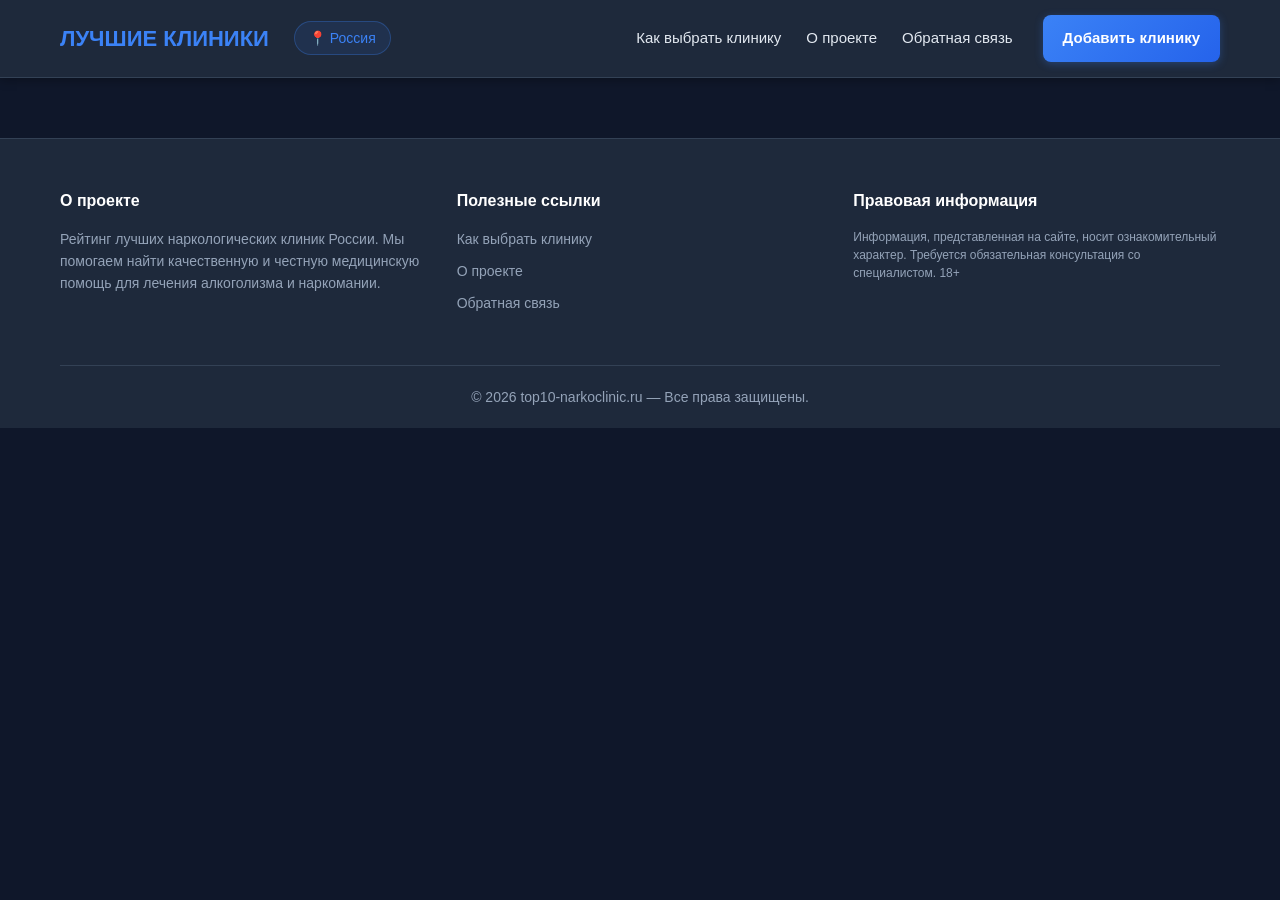
<file: шаблон.html>
<!DOCTYPE html>
<html lang="ru">

<head>
    <meta charset="UTF-8">
    <meta name="viewport" content="width=device-width, initial-scale=1, maximum-scale=1, user-scalable=0" />
    <link rel="canonical" href="https://top10-narkoclinic.ru/">
    <meta name="description"
        content="Ежегодно обновляемый независимый рейтинг наркологических центров и клиник в Москве. Честные оценки экспертов, реальные отзывы пациентов и актуальные цены на лечение зависимостей на портале Лучшие клиники.">
    <title>Рейтинг наркологических клиник Москвы 2026: ТОП лучших центров на top10-narkoclinic.ru</title>
    <meta name="keywords"
        content="рейтинг наркологических клиник, лучшие наркологические центры, наркология москва отзывы цены">
    <link rel="apple-touch-icon" sizes="180x180" href="/assets/img/favicon/apple-touch-icon.png">
    <link rel="icon" type="image/png" sizes="32x32" href="/assets/img/favicon/favicon-32x32.png">
    <link rel="icon" type="image/png" sizes="16x16" href="/assets/img/favicon/favicon-16x16.png">
    <link rel="stylesheet" href="../style.css">
    <meta name="robots" content="noindex, nofollow" />
</head>

<body>


    <header class="header">
        <div class="header__wrapper">
            <div class="header__container">
                <a class="header__logo logo" href="https://top10-narkoclinic.ru/">
                    <span class="logo__text"
                        style="font-weight: 800; text-transform: uppercase; color: #3b82f6; font-size: 22px;">Лучшие
                        Клиники</span>
                </a>
                <button class="header__city-button city__button">
                    <span>📍 Россия</span>
                </button>
            </div>
            <div class="header__menu">
                <nav class="header__links">
                    <ul class="header__links-list">
                        <li><a href="./pages/kak-vibrat-kliniky.html">Как выбрать клинику</a></li>
                        <li><a href="./pages/o-nas.html">О проекте</a></li>
                        <li><a href="./pages/contacts.html">Обратная связь</a></li>
                    </ul>
                </nav>
                <a href="https://lk.top10-narkoclinic.ru" class="primary-button header__button">
                    <span class="primary-button__text">Добавить клинику</span>
                </a>
            </div>
        </div>
    </header>

























    <footer class="footer">
        <div class="container">
            <div class="footer-grid">
                <div>
                    <h4>О проекте</h4>
                    <p style="line-height: 1.6;">Рейтинг лучших наркологических клиник России. Мы помогаем найти
                        качественную и честную медицинскую помощь для лечения алкоголизма и наркомании.</p>
                </div>
                <div>
                    <h4>Полезные ссылки</h4>
                    <ul>
                        <li><a href="./pages/kak-vibrat-kliniky.html">Как выбрать клинику</a></li>
                        <li><a href="./pages/o-nas.html">О проекте</a></li>
                        <li><a href="./pages/contacts.html">Обратная связь</a></li>
                    </ul>
                </div>
                <div>
                    <h4>Правовая информация</h4>
                    <p style="font-size: 12px; line-height: 1.5;">Информация, представленная на сайте, носит
                        ознакомительный
                        характер. Требуется обязательная консультация со специалистом. 18+</p>
                </div>
            </div>
            <div
                style="border-top: 1px solid #334155; margin-top: 40px; padding-top: 20px; text-align: center; font-size: 13px;">
                <p>© 2026 top10-narkoclinic.ru — Все права защищены.</p>
            </div>
        </div>
    </footer>

    <script src="./scripts/main.js" type="module"></script>

</body>

</html>
</file>
<file: style.css>
@import url(./css/heder.css);
@import url(./css/footer.css);
@import url(./css/главная.css);
</file>
